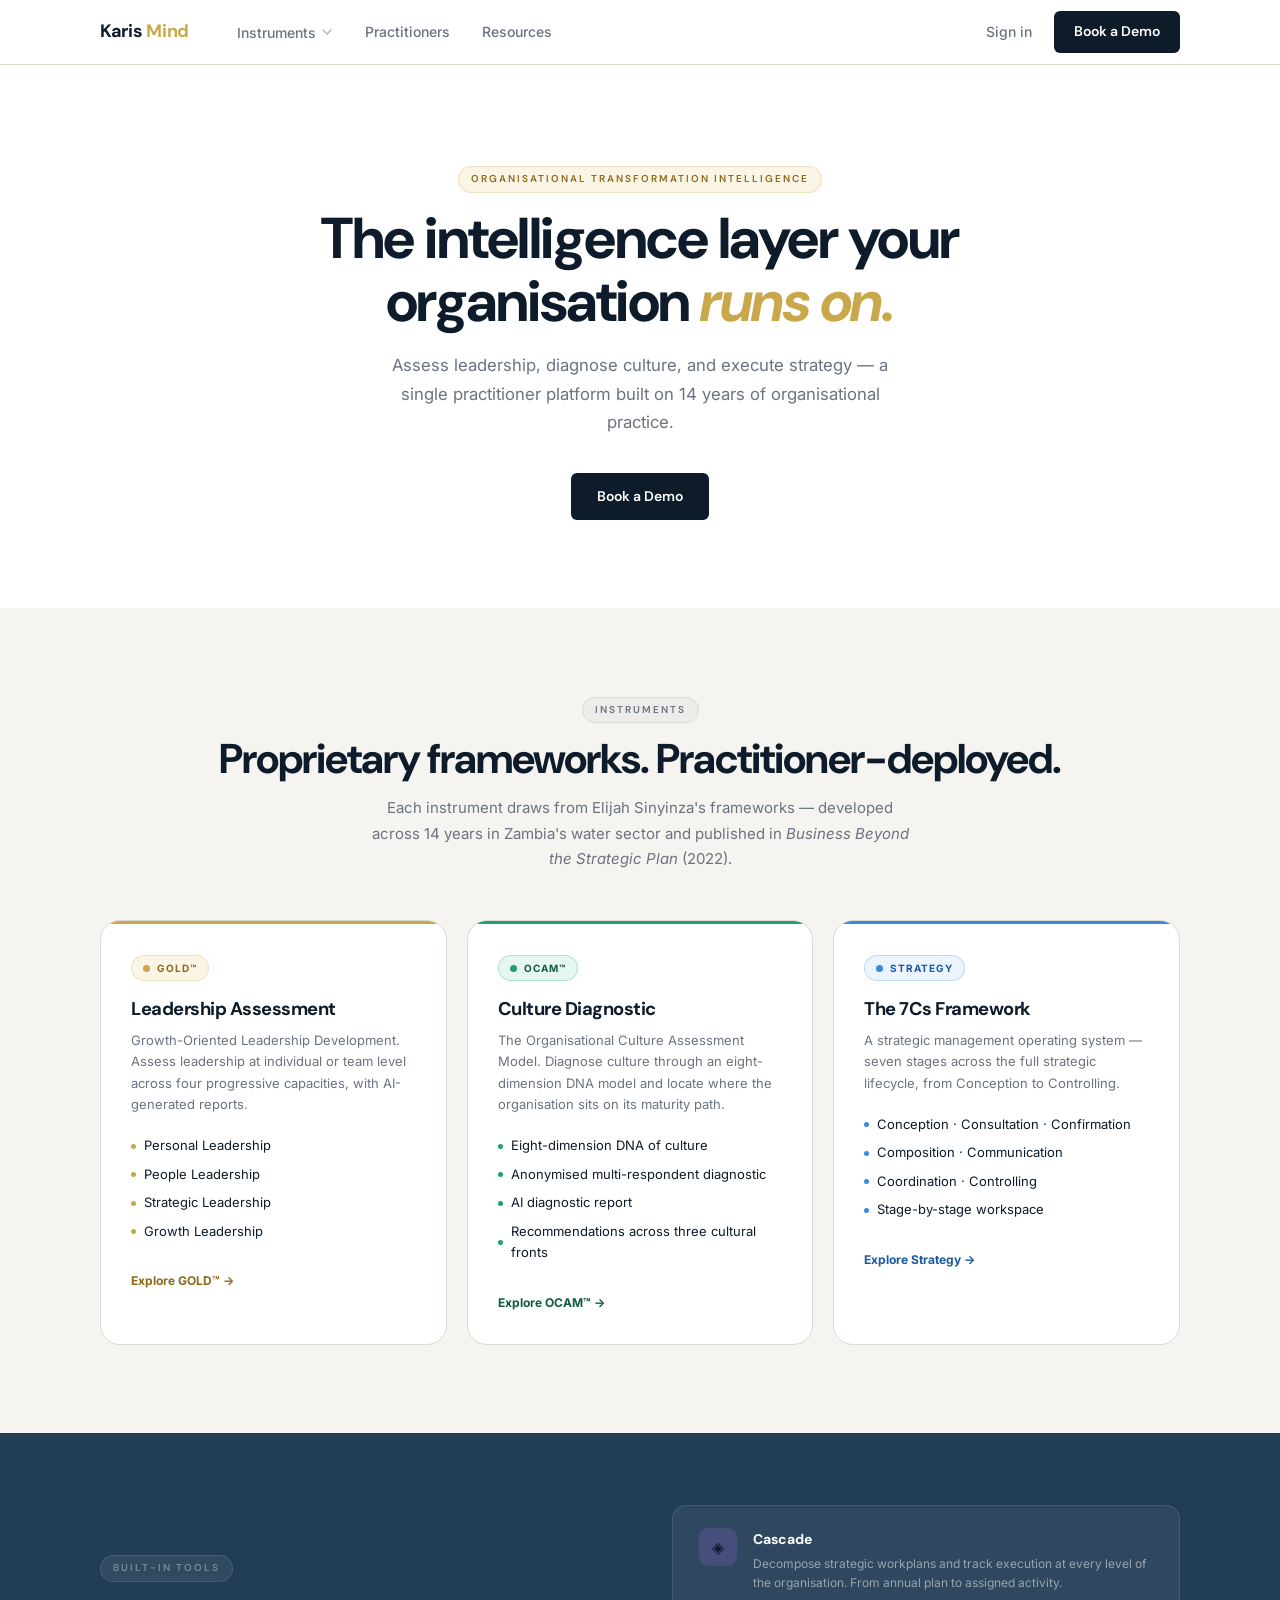
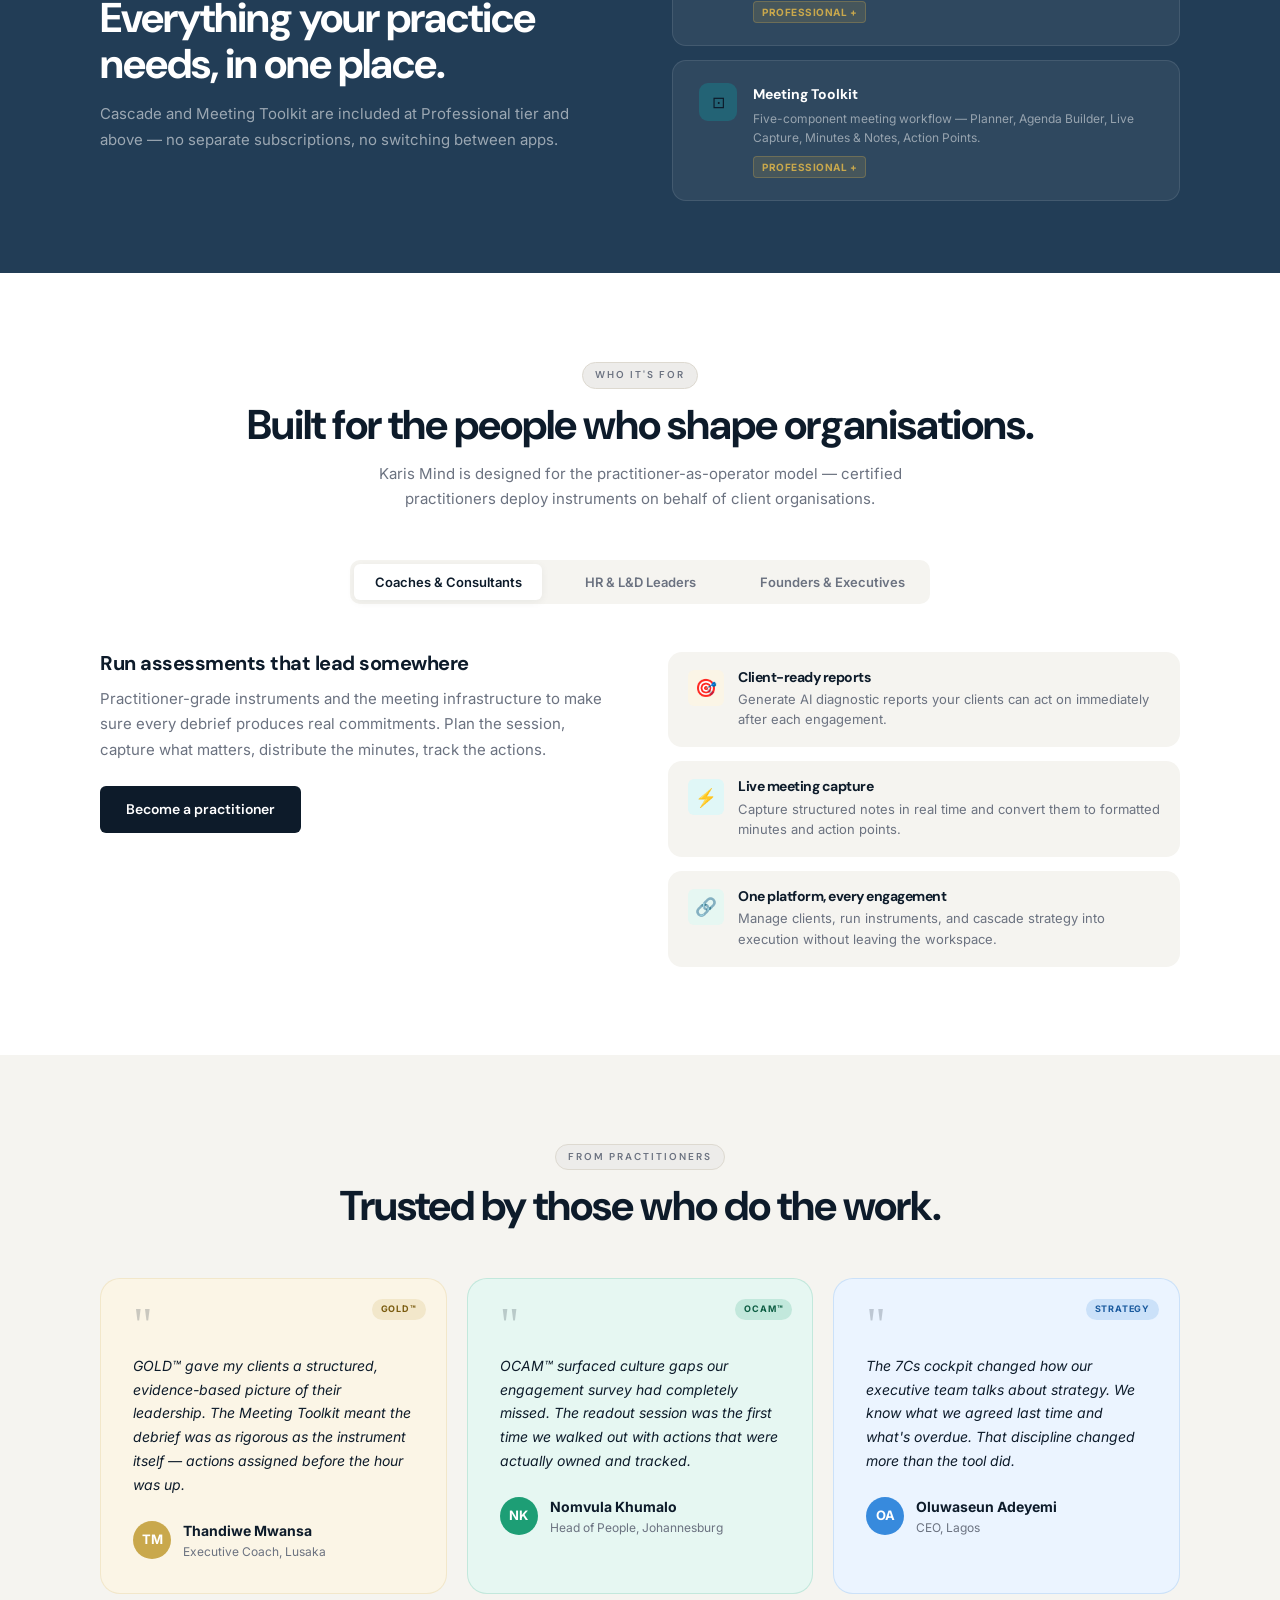
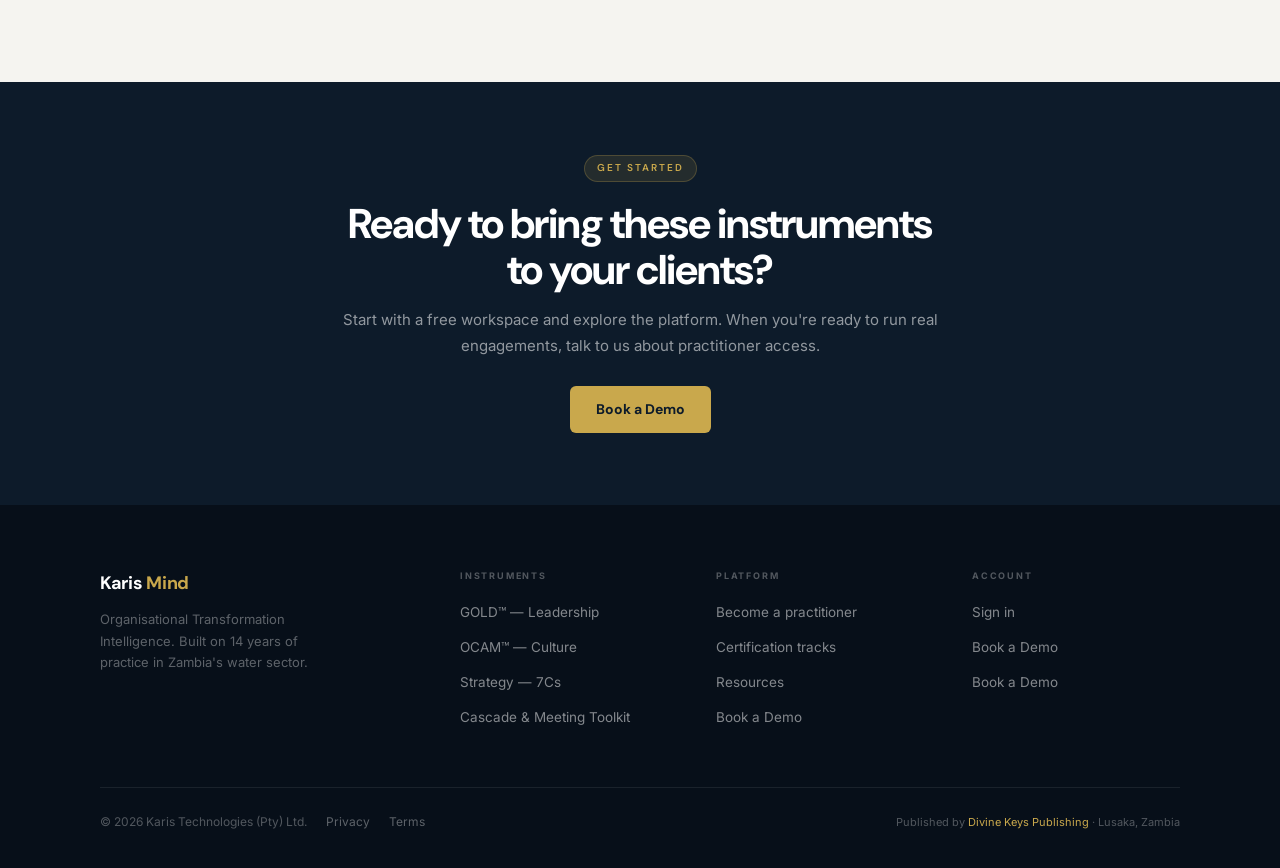
<file: index.html>
<!DOCTYPE html>
<html lang="en">
<head>
<meta charset="UTF-8">
<meta name="viewport" content="width=device-width, initial-scale=1.0">
<title>Karis Mind — Organisational Transformation Intelligence</title>
<meta name="description" content="Assess leadership, diagnose culture, and execute strategy with GOLD™, OCAM™, and the 7Cs framework. The practitioner platform for organisational transformation.">
<link rel="preconnect" href="https://fonts.googleapis.com">
<link rel="preconnect" href="https://fonts.gstatic.com" crossorigin>
<link href="https://fonts.googleapis.com/css2?family=DM+Sans:ital,opsz,wght@0,9..40,300;0,9..40,400;0,9..40,500;0,9..40,600;0,9..40,700;1,9..40,400&family=Inter:wght@300;400;500;600&display=swap" rel="stylesheet">
<link rel="stylesheet" href="css/tokens.css">
<link rel="stylesheet" href="css/global.css">
<link rel="stylesheet" href="css/components.css">
<link rel="stylesheet" href="css/pages.css">
</head>
<body>

<div id="site-nav"></div>

<!-- ═══════════════════════════════
     HERO
═══════════════════════════════ -->
<section class="hero">
  <div class="container">
    <span class="eyebrow hero-eyebrow">Organisational Transformation Intelligence</span>
    <h1>The intelligence layer your organisation <em>runs on.</em></h1>
    <p>Assess leadership, diagnose culture, and execute strategy — a single practitioner platform built on 14 years of organisational practice.</p>
    <div class="hero-ctas">
      <a href="contact.html" class="btn-primary">Book a Demo</a>
    </div>
  </div>
</section>


<!-- ═══════════════════════════════
     INSTRUMENTS
═══════════════════════════════ -->
<section class="instruments-section">
  <div class="container">
    <div class="section-header">
      <span class="eyebrow">Instruments</span>
      <h2>Proprietary frameworks. Practitioner-deployed.</h2>
      <p>Each instrument draws from Elijah Sinyinza's frameworks — developed across 14 years in Zambia's water sector and published in <em>Business Beyond the Strategic Plan</em> (2022).</p>
    </div>
    <div class="instr-grid">

      <div class="instr-card gold">
        <div class="ic-badge gold"><span class="ic-badge-dot"></span>GOLD™</div>
        <h3>Leadership Assessment</h3>
        <p class="ic-desc">Growth-Oriented Leadership Development. Assess leadership at individual or team level across four progressive capacities, with AI-generated reports.</p>
        <ul class="ic-dims">
          <li class="ic-dim">Personal Leadership</li>
          <li class="ic-dim">People Leadership</li>
          <li class="ic-dim">Strategic Leadership</li>
          <li class="ic-dim">Growth Leadership</li>
        </ul>
        <a href="instruments.html#gold" class="ic-link">Explore GOLD™ →</a>
      </div>

      <div class="instr-card teal">
        <div class="ic-badge teal"><span class="ic-badge-dot"></span>OCAM™</div>
        <h3>Culture Diagnostic</h3>
        <p class="ic-desc">The Organisational Culture Assessment Model. Diagnose culture through an eight-dimension DNA model and locate where the organisation sits on its maturity path.</p>
        <ul class="ic-dims">
          <li class="ic-dim">Eight-dimension DNA of culture</li>
          <li class="ic-dim">Anonymised multi-respondent diagnostic</li>
          <li class="ic-dim">AI diagnostic report</li>
          <li class="ic-dim">Recommendations across three cultural fronts</li>
        </ul>
        <a href="instruments.html#ocam" class="ic-link">Explore OCAM™ →</a>
      </div>

      <div class="instr-card blue">
        <div class="ic-badge blue"><span class="ic-badge-dot"></span>Strategy</div>
        <h3>The 7Cs Framework</h3>
        <p class="ic-desc">A strategic management operating system — seven stages across the full strategic lifecycle, from Conception to Controlling.</p>
        <ul class="ic-dims">
          <li class="ic-dim">Conception · Consultation · Confirmation</li>
          <li class="ic-dim">Composition · Communication</li>
          <li class="ic-dim">Coordination · Controlling</li>
          <li class="ic-dim">Stage-by-stage workspace</li>
        </ul>
        <a href="instruments.html#strategy" class="ic-link">Explore Strategy →</a>
      </div>

    </div>
  </div>
</section>


<!-- ═══════════════════════════════
     TOOLS BAND
═══════════════════════════════ -->
<section class="tools-band">
  <div class="container">
    <div class="tools-inner">
      <div class="tools-text">
        <div class="eyebrow">Built-in Tools</div>
        <h2>Everything your practice needs, in one place.</h2>
        <p>Cascade and Meeting Toolkit are included at Professional tier and above — no separate subscriptions, no switching between apps.</p>
      </div>
      <div class="tools-cards">
        <div class="tool-card">
          <div class="tool-icon violet">◈</div>
          <div>
            <div class="tool-name">Cascade</div>
            <div class="tool-sub">Decompose strategic workplans and track execution at every level of the organisation. From annual plan to assigned activity.</div>
            <span class="tool-gate">Professional +</span>
          </div>
        </div>
        <div class="tool-card">
          <div class="tool-icon cyan">⊡</div>
          <div>
            <div class="tool-name">Meeting Toolkit</div>
            <div class="tool-sub">Five-component meeting workflow — Planner, Agenda Builder, Live Capture, Minutes &amp; Notes, Action Points.</div>
            <span class="tool-gate">Professional +</span>
          </div>
        </div>
      </div>
    </div>
  </div>
</section>


<!-- ═══════════════════════════════
     WHO IT'S FOR
═══════════════════════════════ -->
<section class="audience-section">
  <div class="container">
    <div class="section-header">
      <span class="eyebrow">Who It's For</span>
      <h2>Built for the people who shape organisations.</h2>
      <p>Karis Mind is designed for the practitioner-as-operator model — certified practitioners deploy instruments on behalf of client organisations.</p>
    </div>

    <div class="aud-tabs" role="tablist">
      <button class="aud-tab active" role="tab" aria-selected="true" data-a="coach">Coaches &amp; Consultants</button>
      <button class="aud-tab" role="tab" aria-selected="false" data-a="hr">HR &amp; L&amp;D Leaders</button>
      <button class="aud-tab" role="tab" aria-selected="false" data-a="exec">Founders &amp; Executives</button>
    </div>

    <div class="aud-panel active" id="ap-coach">
      <div class="aud-narrative">
        <h3>Run assessments that lead somewhere</h3>
        <p>Practitioner-grade instruments and the meeting infrastructure to make sure every debrief produces real commitments. Plan the session, capture what matters, distribute the minutes, track the actions.</p>
        <a href="practitioners.html" class="btn-primary">Become a practitioner</a>
      </div>
      <div class="benefit-stack">
        <div class="benefit-card">
          <div class="benefit-icon" style="background:var(--gold-light)">🎯</div>
          <div><h4>Client-ready reports</h4><p>Generate AI diagnostic reports your clients can act on immediately after each engagement.</p></div>
        </div>
        <div class="benefit-card">
          <div class="benefit-icon" style="background:var(--cyan-light)">⚡</div>
          <div><h4>Live meeting capture</h4><p>Capture structured notes in real time and convert them to formatted minutes and action points.</p></div>
        </div>
        <div class="benefit-card">
          <div class="benefit-icon" style="background:var(--teal-light)">🔗</div>
          <div><h4>One platform, every engagement</h4><p>Manage clients, run instruments, and cascade strategy into execution without leaving the workspace.</p></div>
        </div>
      </div>
    </div>

    <div class="aud-panel" id="ap-hr">
      <div class="aud-narrative">
        <h3>From diagnostic to decision — without the drop-off</h3>
        <p>Evidence-based tools for culture, leadership, and capability — and the meeting workflow to ensure those decisions get made in the room and followed up after it.</p>
        <a href="contact.html" class="btn-primary">Book a Demo</a>
      </div>
      <div class="benefit-stack">
        <div class="benefit-card">
          <div class="benefit-icon" style="background:var(--teal-light)">📈</div>
          <div><h4>Culture trend tracking</h4><p>Run OCAM™ diagnostics at intervals and track culture shift over time with longitudinal data.</p></div>
        </div>
        <div class="benefit-card">
          <div class="benefit-icon" style="background:var(--gold-light)">🧭</div>
          <div><h4>Leadership pipeline visibility</h4><p>Use GOLD™ to identify high-potential leaders and close capability gaps with structured development plans.</p></div>
        </div>
        <div class="benefit-card">
          <div class="benefit-icon" style="background:var(--violet-light)">📂</div>
          <div><h4>Workplan to activity</h4><p>Decompose annual workplans into executable activities assigned to individuals — all tracked in Cascade.</p></div>
        </div>
      </div>
    </div>

    <div class="aud-panel" id="ap-exec">
      <div class="aud-narrative">
        <h3>Run your organisation with a clearer view</h3>
        <p>A real-time read on leadership effectiveness, culture health, and strategic execution — and the structured workflow to turn those reads into decisions that actually get followed up.</p>
        <a href="contact.html" class="btn-primary">Book a Demo</a>
      </div>
      <div class="benefit-stack">
        <div class="benefit-card">
          <div class="benefit-icon" style="background:var(--blue-light)">🎛️</div>
          <div><h4>Strategy cockpit</h4><p>See the health of your 7Cs lifecycle at a glance and run quarterly reviews that keep execution honest.</p></div>
        </div>
        <div class="benefit-card">
          <div class="benefit-icon" style="background:var(--violet-light)">🔽</div>
          <div><h4>Cascade strategy into execution</h4><p>Take your strategic workplan and cascade it into assignable activities with owner, timeline, and status.</p></div>
        </div>
        <div class="benefit-card">
          <div class="benefit-icon" style="background:var(--teal-light)">🌍</div>
          <div><h4>Built for African markets</h4><p>Grounded in 14 years of practice in Zambia's water sector. Designed for the contexts African organisations actually operate in.</p></div>
        </div>
      </div>
    </div>

  </div>
</section>


<!-- ═══════════════════════════════
     TESTIMONIALS
═══════════════════════════════ -->
<section class="test-section">
  <div class="container">
    <div class="section-header">
      <span class="eyebrow">From practitioners</span>
      <h2>Trusted by those who do the work.</h2>
    </div>
    <div class="test-grid">
      <div class="test-card gold-t">
        <span class="test-tag tag-gold">GOLD™</span>
        <div class="qmark">"</div>
        <blockquote>GOLD™ gave my clients a structured, evidence-based picture of their leadership. The Meeting Toolkit meant the debrief was as rigorous as the instrument itself — actions assigned before the hour was up.</blockquote>
        <div class="test-author">
          <div class="test-avatar av-gold">TM</div>
          <div><div class="test-name">Thandiwe Mwansa</div><div class="test-role">Executive Coach, Lusaka</div></div>
        </div>
      </div>
      <div class="test-card teal-t">
        <span class="test-tag tag-teal">OCAM™</span>
        <div class="qmark">"</div>
        <blockquote>OCAM™ surfaced culture gaps our engagement survey had completely missed. The readout session was the first time we walked out with actions that were actually owned and tracked.</blockquote>
        <div class="test-author">
          <div class="test-avatar av-teal">NK</div>
          <div><div class="test-name">Nomvula Khumalo</div><div class="test-role">Head of People, Johannesburg</div></div>
        </div>
      </div>
      <div class="test-card blue-t">
        <span class="test-tag tag-blue">Strategy</span>
        <div class="qmark">"</div>
        <blockquote>The 7Cs cockpit changed how our executive team talks about strategy. We know what we agreed last time and what's overdue. That discipline changed more than the tool did.</blockquote>
        <div class="test-author">
          <div class="test-avatar av-blue">OA</div>
          <div><div class="test-name">Oluwaseun Adeyemi</div><div class="test-role">CEO, Lagos</div></div>
        </div>
      </div>
    </div>
  </div>
</section>


<!-- ═══════════════════════════════
     CTA BAND
═══════════════════════════════ -->
<section class="cta-band">
  <div class="container">
    <div class="cta-band-inner">
      <span class="eyebrow">Get started</span>
      <h2>Ready to bring these instruments to your clients?</h2>
      <p>Start with a free workspace and explore the platform. When you're ready to run real engagements, talk to us about practitioner access.</p>
      <div class="cta-actions">
        <a href="contact.html" class="btn-gold">Book a Demo</a>
      </div>
    </div>
  </div>
</section>


<div id="site-footer"></div>

<script src="js/layout.js"></script>
<script src="js/nav.js"></script>
</body>
</html>
</file>
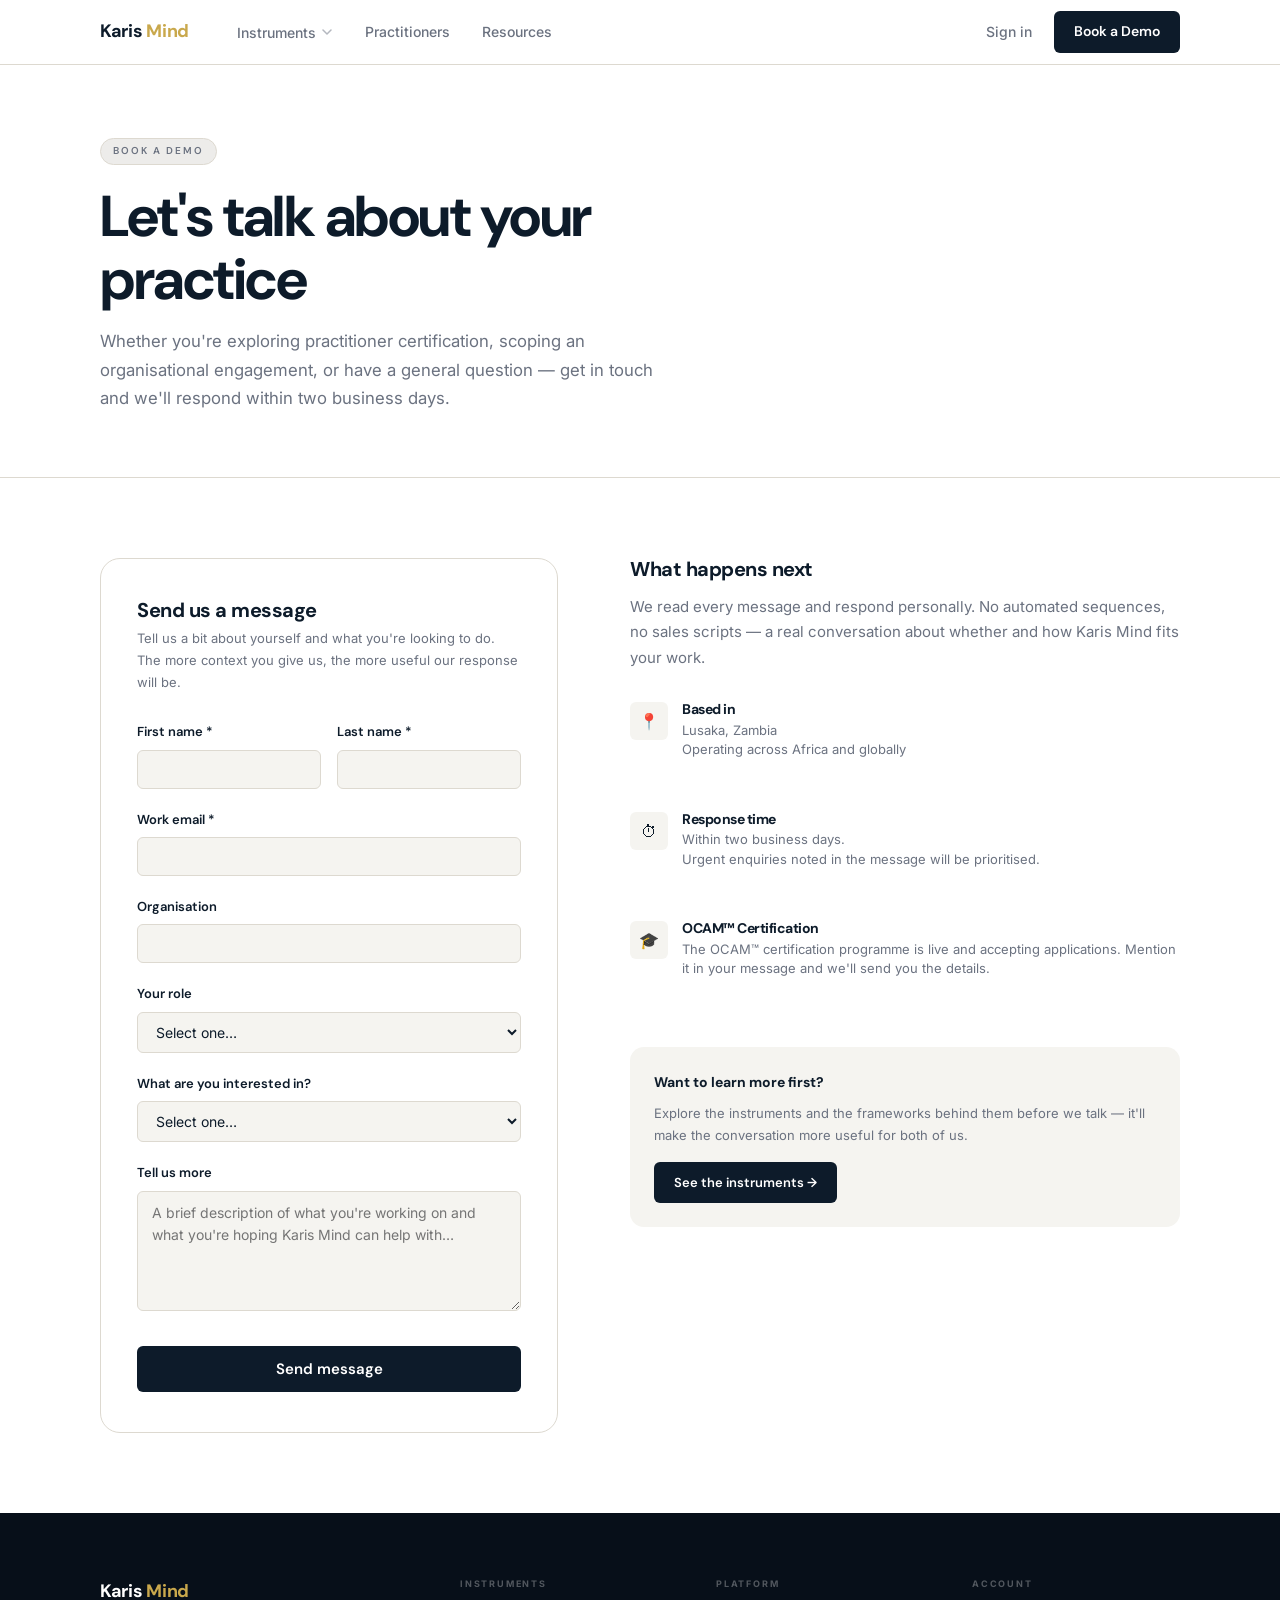
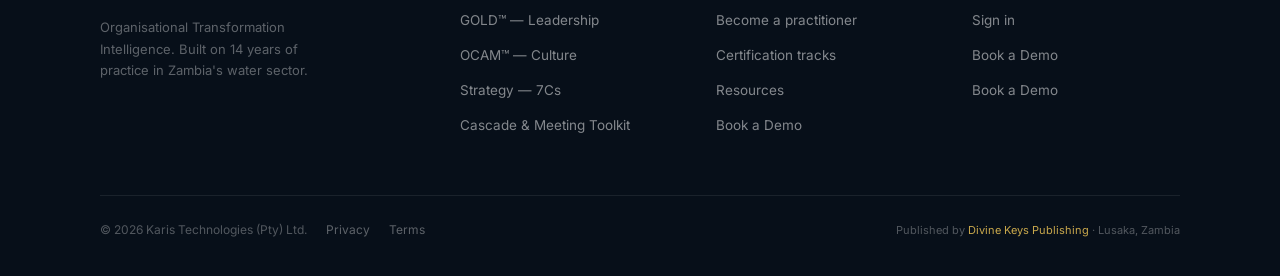
<file: contact.html>
<!DOCTYPE html>
<html lang="en">
<head>
<meta charset="UTF-8">
<meta name="viewport" content="width=device-width, initial-scale=1.0">
<title>Book a Demo — Karis Mind</title>
<meta name="description" content="Get in touch with the Karis Mind team. Practitioner access, partnerships, and general enquiries.">
<link rel="preconnect" href="https://fonts.googleapis.com">
<link rel="preconnect" href="https://fonts.gstatic.com" crossorigin>
<link href="https://fonts.googleapis.com/css2?family=DM+Sans:ital,opsz,wght@0,9..40,300;0,9..40,400;0,9..40,500;0,9..40,600;0,9..40,700;1,9..40,400&family=Inter:wght@300;400;500;600&display=swap" rel="stylesheet">
<link rel="stylesheet" href="css/tokens.css">
<link rel="stylesheet" href="css/global.css">
<link rel="stylesheet" href="css/components.css">
<link rel="stylesheet" href="css/pages.css">
</head>
<body>

<div id="site-nav"></div>

<!-- PAGE HERO -->
<section class="page-hero">
  <div class="container">
    <span class="eyebrow">Book a Demo</span>
    <h1>Let's talk about your practice</h1>
    <p>Whether you're exploring practitioner certification, scoping an organisational engagement, or have a general question — get in touch and we'll respond within two business days.</p>
  </div>
</section>


<!-- ═══════════════════════════════
     CONTACT FORM + INFO
═══════════════════════════════ -->
<section class="contact-section" style="background:var(--white)">
  <div class="container">
    <div class="contact-inner">

      <!-- Form -->
      <div class="contact-form-card">
        <h3 style="margin-bottom:6px">Send us a message</h3>
        <p style="font-size:13px;margin-bottom:28px">Tell us a bit about yourself and what you're looking to do. The more context you give us, the more useful our response will be.</p>

        <form id="contactForm" novalidate>
          <div class="form-row">
            <div class="form-group">
              <label class="form-label" for="fname">First name *</label>
              <input class="form-input" type="text" id="fname" name="fname" required autocomplete="given-name">
            </div>
            <div class="form-group">
              <label class="form-label" for="lname">Last name *</label>
              <input class="form-input" type="text" id="lname" name="lname" required autocomplete="family-name">
            </div>
          </div>

          <div class="form-group">
            <label class="form-label" for="email">Work email *</label>
            <input class="form-input" type="email" id="email" name="email" required autocomplete="email">
          </div>

          <div class="form-group">
            <label class="form-label" for="org">Organisation</label>
            <input class="form-input" type="text" id="org" name="org" autocomplete="organization">
          </div>

          <div class="form-group">
            <label class="form-label" for="role">Your role</label>
            <select class="form-select" id="role" name="role">
              <option value="">Select one…</option>
              <option>Executive Coach or Consultant</option>
              <option>HR or L&amp;D Leader</option>
              <option>Founder or Executive</option>
              <option>Academic or Researcher</option>
              <option>Other</option>
            </select>
          </div>

          <div class="form-group">
            <label class="form-label" for="interest">What are you interested in?</label>
            <select class="form-select" id="interest" name="interest">
              <option value="">Select one…</option>
              <option>Practitioner certification (OCAM™)</option>
              <option>Practitioner certification (GOLD™)</option>
              <option>Practitioner certification (Strategy)</option>
              <option>Deploying instruments with my organisation</option>
              <option>Partnership or integration</option>
              <option>General enquiry</option>
            </select>
          </div>

          <div class="form-group">
            <label class="form-label" for="message">Tell us more</label>
            <textarea class="form-textarea" id="message" name="message" placeholder="A brief description of what you're working on and what you're hoping Karis Mind can help with…"></textarea>
          </div>

          <button type="submit" class="btn-submit">Send message</button>
        </form>
      </div>

      <!-- Info -->
      <div class="contact-info">
        <h3>What happens next</h3>
        <p>We read every message and respond personally. No automated sequences, no sales scripts — a real conversation about whether and how Karis Mind fits your work.</p>

        <div class="contact-detail">
          <div class="contact-detail-icon">📍</div>
          <div>
            <h4>Based in</h4>
            <p>Lusaka, Zambia<br>Operating across Africa and globally</p>
          </div>
        </div>

        <div class="contact-detail">
          <div class="contact-detail-icon">⏱</div>
          <div>
            <h4>Response time</h4>
            <p>Within two business days.<br>Urgent enquiries noted in the message will be prioritised.</p>
          </div>
        </div>

        <div class="contact-detail">
          <div class="contact-detail-icon">🎓</div>
          <div>
            <h4>OCAM™ Certification</h4>
            <p>The OCAM™ certification programme is live and accepting applications. Mention it in your message and we'll send you the details.</p>
          </div>
        </div>

        <div style="margin-top:36px;background:var(--bg);border-radius:var(--radius-lg);padding:24px">
          <div style="font-family:var(--font-display);font-size:14px;font-weight:700;color:var(--ink);margin-bottom:8px">Want to learn more first?</div>
          <p style="font-size:13px;margin-bottom:16px">Explore the instruments and the frameworks behind them before we talk — it'll make the conversation more useful for both of us.</p>
          <a href="instruments.html" class="btn-primary" style="font-size:13px;padding:10px 20px">See the instruments →</a>
        </div>
      </div>

    </div>
  </div>
</section>


<div id="site-footer"></div>
<script src="js/layout.js"></script>
<script src="js/nav.js"></script>
</body>
</html>
</file>
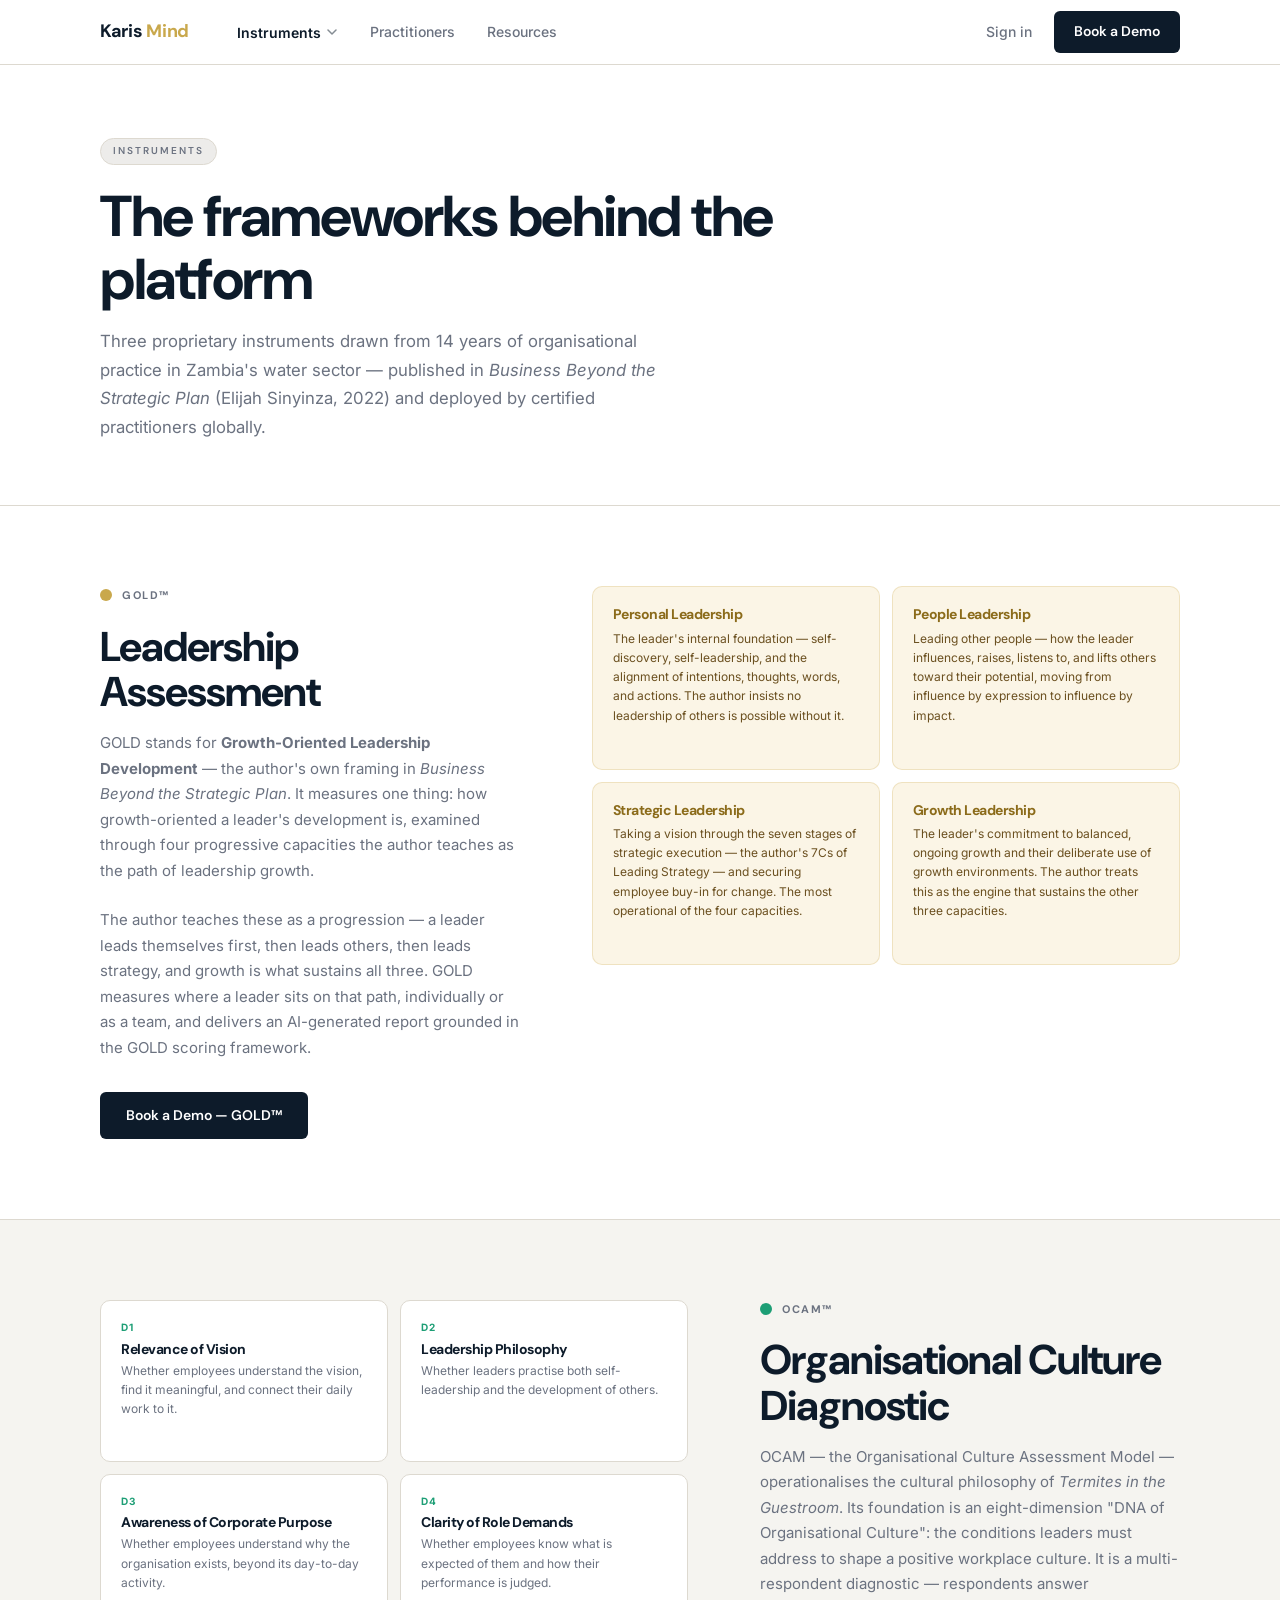
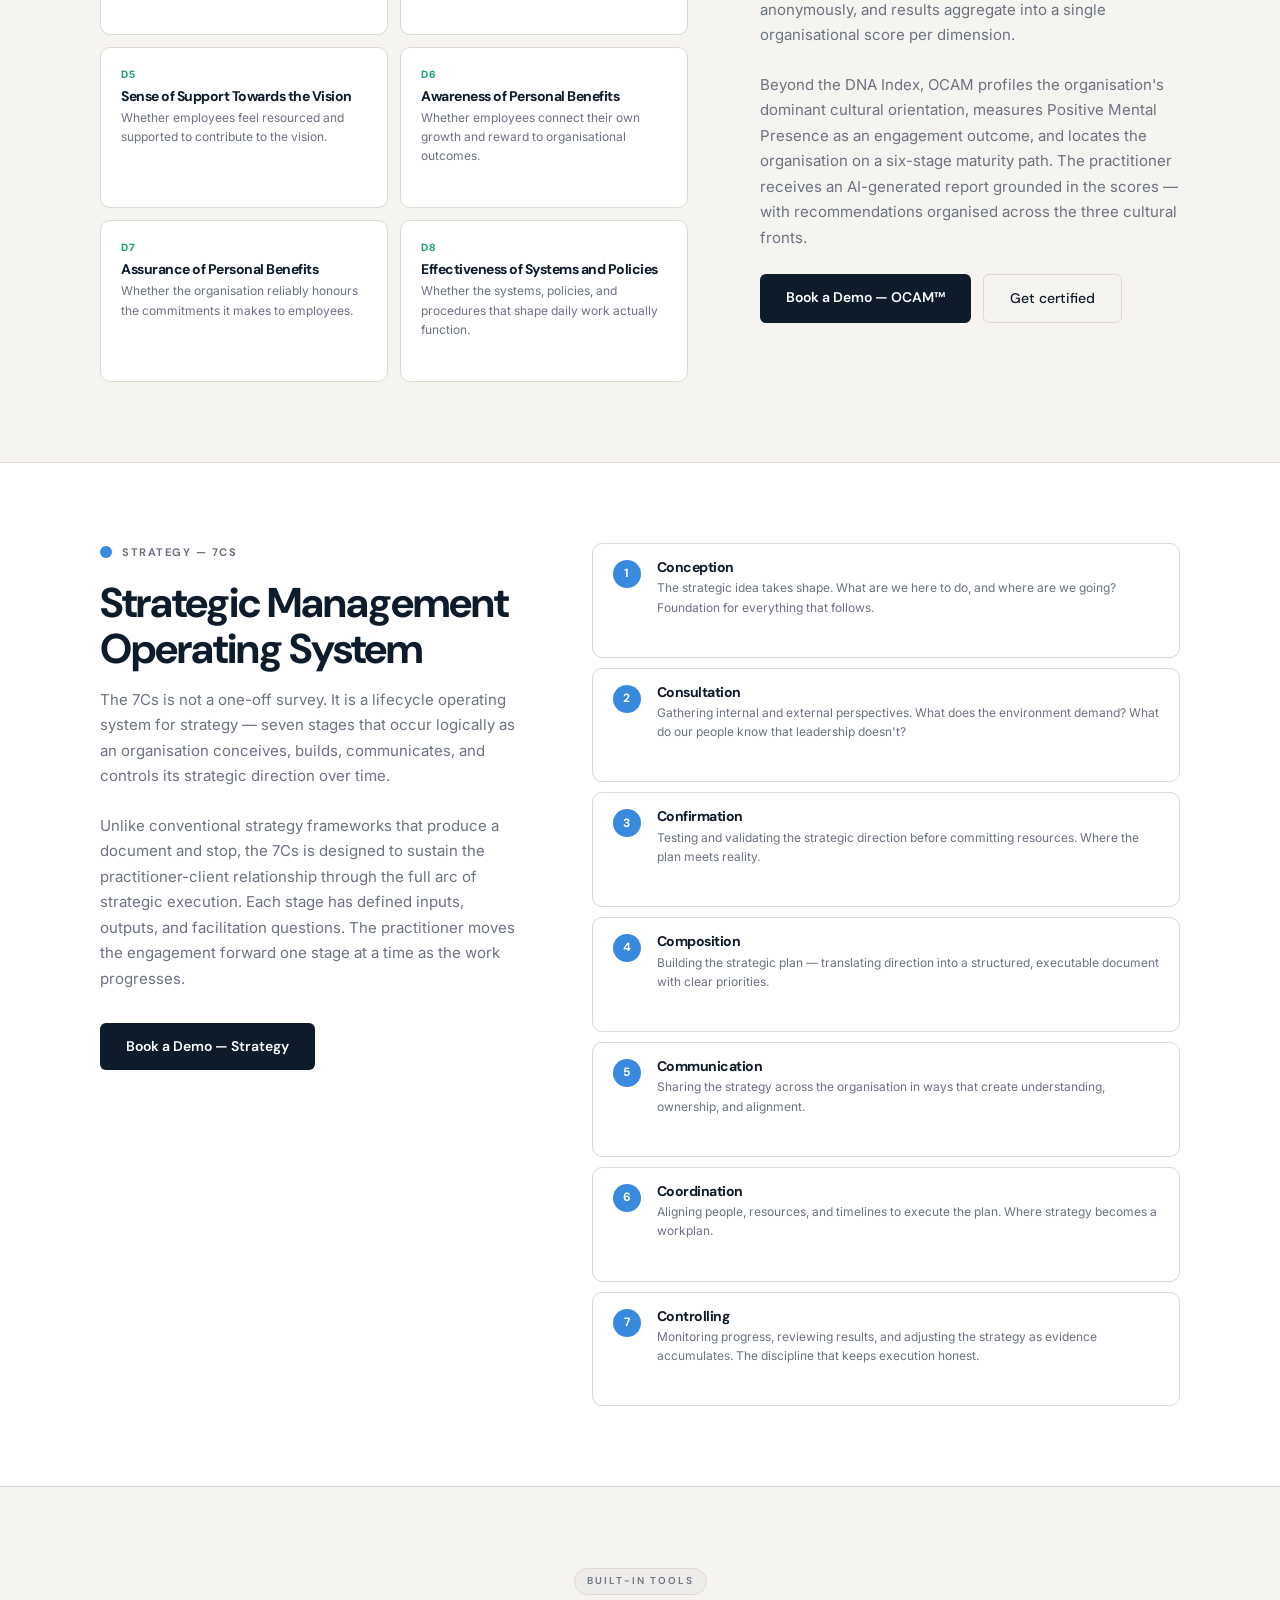
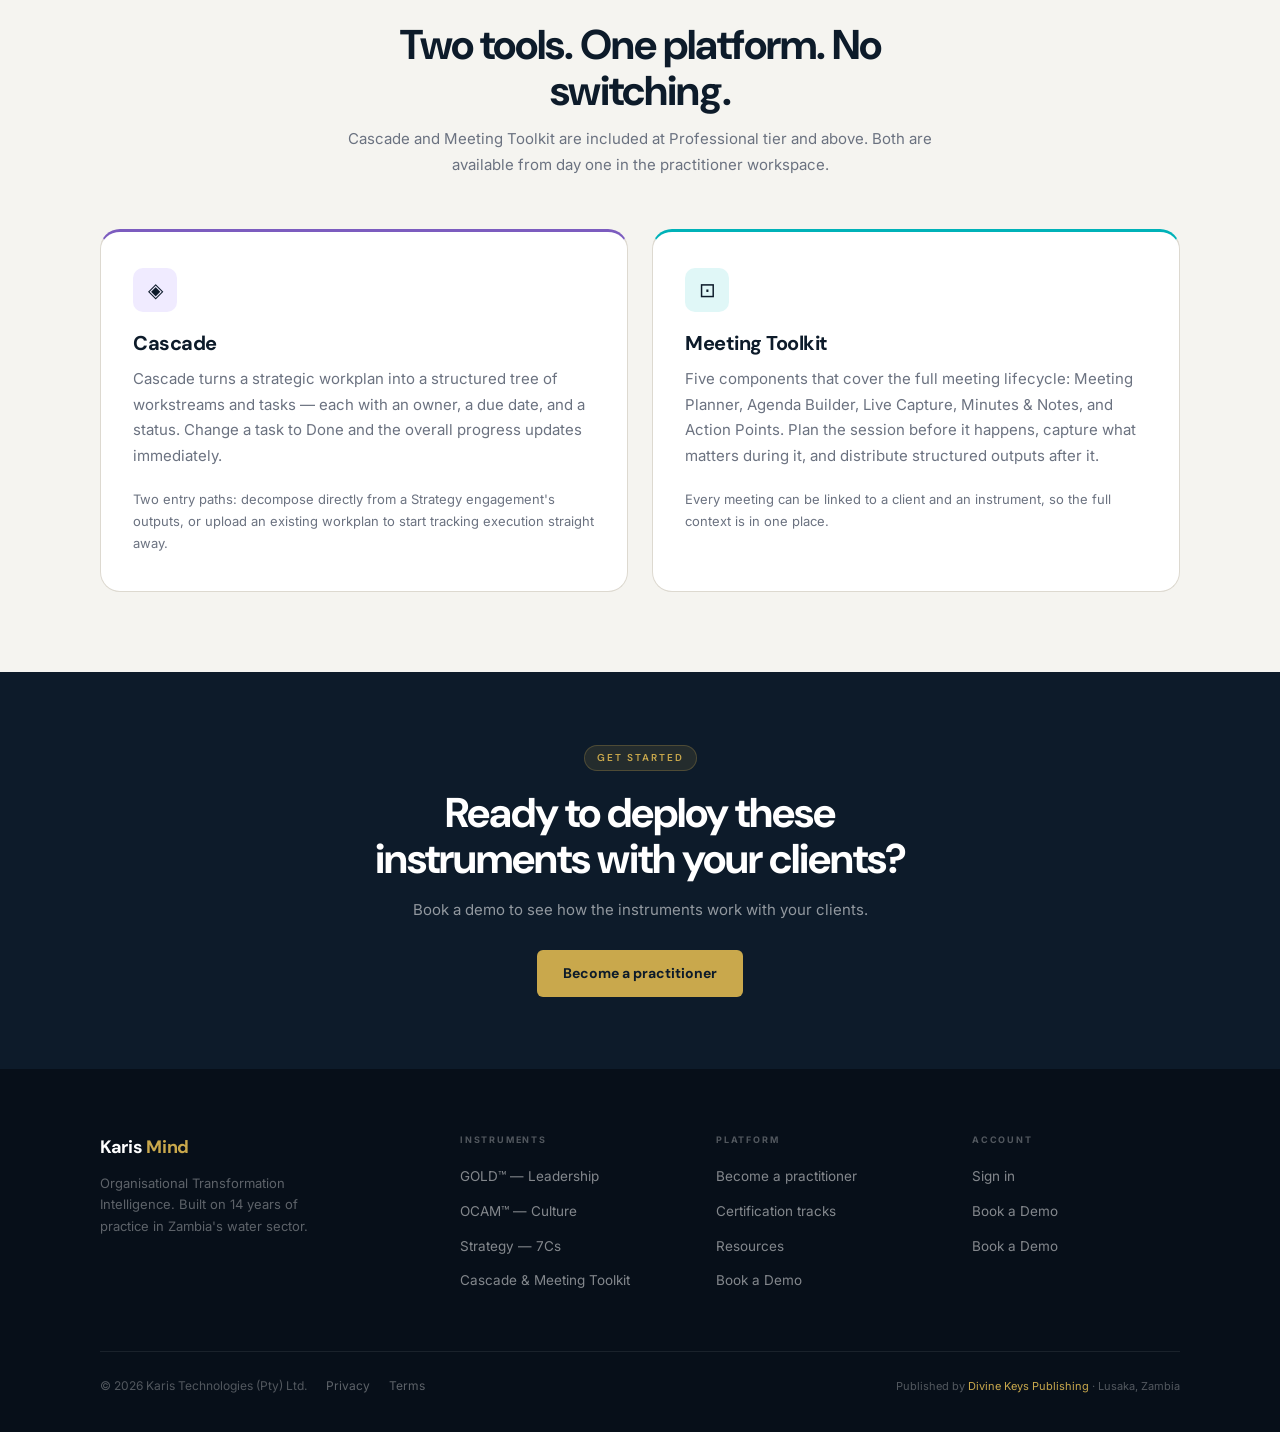
<file: instruments.html>
<!DOCTYPE html>
<html lang="en">
<head>
<meta charset="UTF-8">
<meta name="viewport" content="width=device-width, initial-scale=1.0">
<title>Instruments — Karis Mind</title>
<meta name="description" content="GOLD™ leadership assessment, OCAM™ culture diagnostic, and the Strategy 7Cs framework. Detailed reference for all Karis Mind instruments.">
<link rel="preconnect" href="https://fonts.googleapis.com">
<link rel="preconnect" href="https://fonts.gstatic.com" crossorigin>
<link href="https://fonts.googleapis.com/css2?family=DM+Sans:ital,opsz,wght@0,9..40,300;0,9..40,400;0,9..40,500;0,9..40,600;0,9..40,700;1,9..40,400&family=Inter:wght@300;400;500;600&display=swap" rel="stylesheet">
<link rel="stylesheet" href="css/tokens.css">
<link rel="stylesheet" href="css/global.css">
<link rel="stylesheet" href="css/components.css">
<link rel="stylesheet" href="css/pages.css">
</head>
<body>

<div id="site-nav"></div>

<!-- PAGE HERO -->
<section class="page-hero">
  <div class="container">
    <span class="eyebrow">Instruments</span>
    <h1>The frameworks behind the platform</h1>
    <p>Three proprietary instruments drawn from 14 years of organisational practice in Zambia's water sector — published in <em>Business Beyond the Strategic Plan</em> (Elijah Sinyinza, 2022) and deployed by certified practitioners globally.</p>
  </div>
</section>


<!-- ═══════════════════════════════
     GOLD™
═══════════════════════════════ -->
<section class="instr-detail-section" id="gold" style="background:var(--white)">
  <div class="container">
    <div class="instr-detail-inner">
      <div>
        <div class="instr-detail-label">
          <div class="instr-detail-pip" style="background:var(--gold)"></div>
          <div class="instr-detail-name">GOLD™</div>
        </div>
        <h2>Leadership Assessment</h2>
        <p>GOLD stands for <strong>Growth-Oriented Leadership Development</strong> — the author's own framing in <em>Business Beyond the Strategic Plan</em>. It measures one thing: how growth-oriented a leader's development is, examined through four progressive capacities the author teaches as the path of leadership growth.</p>
        <p>The author teaches these as a progression — a leader leads themselves first, then leads others, then leads strategy, and growth is what sustains all three. GOLD measures where a leader sits on that path, individually or as a team, and delivers an AI-generated report grounded in the GOLD scoring framework.</p>
        <a href="contact.html" class="btn-primary" style="margin-top:8px">Book a Demo — GOLD™</a>
      </div>
      <div>
        <div class="gold-dims">
          <div class="gold-dim-card">
            <h4>Personal Leadership</h4>
            <p>The leader's internal foundation — self-discovery, self-leadership, and the alignment of intentions, thoughts, words, and actions. The author insists no leadership of others is possible without it.</p>
          </div>
          <div class="gold-dim-card">
            <h4>People Leadership</h4>
            <p>Leading other people — how the leader influences, raises, listens to, and lifts others toward their potential, moving from influence by expression to influence by impact.</p>
          </div>
          <div class="gold-dim-card">
            <h4>Strategic Leadership</h4>
            <p>Taking a vision through the seven stages of strategic execution — the author's 7Cs of Leading Strategy — and securing employee buy-in for change. The most operational of the four capacities.</p>
          </div>
          <div class="gold-dim-card">
            <h4>Growth Leadership</h4>
            <p>The leader's commitment to balanced, ongoing growth and their deliberate use of growth environments. The author treats this as the engine that sustains the other three capacities.</p>
          </div>
        </div>
      </div>
    </div>
  </div>
</section>


<!-- ═══════════════════════════════
     OCAM™
═══════════════════════════════ -->
<section class="instr-detail-section" id="ocam" style="background:var(--bg)">
  <div class="container">
    <div class="instr-detail-inner reverse">
      <div>
        <div class="instr-detail-label">
          <div class="instr-detail-pip" style="background:var(--teal)"></div>
          <div class="instr-detail-name">OCAM™</div>
        </div>
        <h2>Organisational Culture Diagnostic</h2>
        <p>OCAM — the Organisational Culture Assessment Model — operationalises the cultural philosophy of <em>Termites in the Guestroom</em>. Its foundation is an eight-dimension "DNA of Organisational Culture": the conditions leaders must address to shape a positive workplace culture. It is a multi-respondent diagnostic — respondents answer anonymously, and results aggregate into a single organisational score per dimension.</p>
        <p>Beyond the DNA Index, OCAM profiles the organisation's dominant cultural orientation, measures Positive Mental Presence as an engagement outcome, and locates the organisation on a six-stage maturity path. The practitioner receives an AI-generated report grounded in the scores — with recommendations organised across the three cultural fronts.</p>
        <div style="display:flex;gap:12px;flex-wrap:wrap;margin-top:8px">
          <a href="contact.html" class="btn-primary">Book a Demo — OCAM™</a>
          <a href="practitioners.html#certification" class="btn-ghost">Get certified</a>
        </div>
      </div>
      <div>
        <div class="subscale-grid">
          <div class="subscale-card"><div class="subscale-num" style="color:var(--teal)">D1</div><h4>Relevance of Vision</h4><p>Whether employees understand the vision, find it meaningful, and connect their daily work to it.</p></div>
          <div class="subscale-card"><div class="subscale-num" style="color:var(--teal)">D2</div><h4>Leadership Philosophy</h4><p>Whether leaders practise both self-leadership and the development of others.</p></div>
          <div class="subscale-card"><div class="subscale-num" style="color:var(--teal)">D3</div><h4>Awareness of Corporate Purpose</h4><p>Whether employees understand why the organisation exists, beyond its day-to-day activity.</p></div>
          <div class="subscale-card"><div class="subscale-num" style="color:var(--teal)">D4</div><h4>Clarity of Role Demands</h4><p>Whether employees know what is expected of them and how their performance is judged.</p></div>
          <div class="subscale-card"><div class="subscale-num" style="color:var(--teal)">D5</div><h4>Sense of Support Towards the Vision</h4><p>Whether employees feel resourced and supported to contribute to the vision.</p></div>
          <div class="subscale-card"><div class="subscale-num" style="color:var(--teal)">D6</div><h4>Awareness of Personal Benefits</h4><p>Whether employees connect their own growth and reward to organisational outcomes.</p></div>
          <div class="subscale-card"><div class="subscale-num" style="color:var(--teal)">D7</div><h4>Assurance of Personal Benefits</h4><p>Whether the organisation reliably honours the commitments it makes to employees.</p></div>
          <div class="subscale-card"><div class="subscale-num" style="color:var(--teal)">D8</div><h4>Effectiveness of Systems and Policies</h4><p>Whether the systems, policies, and procedures that shape daily work actually function.</p></div>
        </div>
      </div>
    </div>
  </div>
</section>


<!-- ═══════════════════════════════
     STRATEGY 7Cs
═══════════════════════════════ -->
<section class="instr-detail-section" id="strategy" style="background:var(--white)">
  <div class="container">
    <div class="instr-detail-inner">
      <div>
        <div class="instr-detail-label">
          <div class="instr-detail-pip" style="background:var(--blue)"></div>
          <div class="instr-detail-name">Strategy — 7Cs</div>
        </div>
        <h2>Strategic Management Operating System</h2>
        <p>The 7Cs is not a one-off survey. It is a lifecycle operating system for strategy — seven stages that occur logically as an organisation conceives, builds, communicates, and controls its strategic direction over time.</p>
        <p>Unlike conventional strategy frameworks that produce a document and stop, the 7Cs is designed to sustain the practitioner-client relationship through the full arc of strategic execution. Each stage has defined inputs, outputs, and facilitation questions. The practitioner moves the engagement forward one stage at a time as the work progresses.</p>
        <a href="contact.html" class="btn-primary" style="margin-top:8px">Book a Demo — Strategy</a>
      </div>
      <div>
        <div class="stage-rail">
          <div class="stage-row">
            <div class="stage-num" style="background:var(--blue)">1</div>
            <div>
              <h4>Conception</h4>
              <p>The strategic idea takes shape. What are we here to do, and where are we going? Foundation for everything that follows.</p>
            </div>
          </div>
          <div class="stage-row">
            <div class="stage-num" style="background:var(--blue)">2</div>
            <div>
              <h4>Consultation</h4>
              <p>Gathering internal and external perspectives. What does the environment demand? What do our people know that leadership doesn't?</p>
            </div>
          </div>
          <div class="stage-row">
            <div class="stage-num" style="background:var(--blue)">3</div>
            <div>
              <h4>Confirmation</h4>
              <p>Testing and validating the strategic direction before committing resources. Where the plan meets reality.</p>
            </div>
          </div>
          <div class="stage-row">
            <div class="stage-num" style="background:var(--blue)">4</div>
            <div>
              <h4>Composition</h4>
              <p>Building the strategic plan — translating direction into a structured, executable document with clear priorities.</p>
            </div>
          </div>
          <div class="stage-row">
            <div class="stage-num" style="background:var(--blue)">5</div>
            <div>
              <h4>Communication</h4>
              <p>Sharing the strategy across the organisation in ways that create understanding, ownership, and alignment.</p>
            </div>
          </div>
          <div class="stage-row">
            <div class="stage-num" style="background:var(--blue)">6</div>
            <div>
              <h4>Coordination</h4>
              <p>Aligning people, resources, and timelines to execute the plan. Where strategy becomes a workplan.</p>
            </div>
          </div>
          <div class="stage-row">
            <div class="stage-num" style="background:var(--blue)">7</div>
            <div>
              <h4>Controlling</h4>
              <p>Monitoring progress, reviewing results, and adjusting the strategy as evidence accumulates. The discipline that keeps execution honest.</p>
            </div>
          </div>
        </div>
      </div>
    </div>
  </div>
</section>


<!-- ═══════════════════════════════
     TOOLS
═══════════════════════════════ -->
<section class="instr-detail-section" id="tools" style="background:var(--bg)">
  <div class="container">
    <div style="text-align:center;max-width:600px;margin:0 auto 52px">
      <span class="eyebrow" style="background:var(--bg-dark);color:var(--muted);border:1px solid var(--border);padding:4px 12px;border-radius:var(--radius-full)">Built-in Tools</span>
      <h2 style="margin:14px 0 12px">Two tools. One platform. No switching.</h2>
      <p>Cascade and Meeting Toolkit are included at Professional tier and above. Both are available from day one in the practitioner workspace.</p>
    </div>
    <div style="display:grid;grid-template-columns:1fr 1fr;gap:24px">

      <div style="background:var(--white);border:1.5px solid var(--border);border-radius:var(--radius-xl);padding:36px 32px;border-top:3px solid var(--violet)">
        <div style="width:44px;height:44px;border-radius:10px;background:var(--violet-light);display:flex;align-items:center;justify-content:center;font-size:20px;margin-bottom:20px">◈</div>
        <h3 style="margin-bottom:12px">Cascade</h3>
        <p style="margin-bottom:20px">Cascade turns a strategic workplan into a structured tree of workstreams and tasks — each with an owner, a due date, and a status. Change a task to Done and the overall progress updates immediately.</p>
        <p style="font-size:13px;margin-bottom:0">Two entry paths: decompose directly from a Strategy engagement's outputs, or upload an existing workplan to start tracking execution straight away.</p>
      </div>

      <div style="background:var(--white);border:1.5px solid var(--border);border-radius:var(--radius-xl);padding:36px 32px;border-top:3px solid var(--cyan)">
        <div style="width:44px;height:44px;border-radius:10px;background:var(--cyan-light);display:flex;align-items:center;justify-content:center;font-size:20px;margin-bottom:20px">⊡</div>
        <h3 style="margin-bottom:12px">Meeting Toolkit</h3>
        <p style="margin-bottom:20px">Five components that cover the full meeting lifecycle: Meeting Planner, Agenda Builder, Live Capture, Minutes &amp; Notes, and Action Points. Plan the session before it happens, capture what matters during it, and distribute structured outputs after it.</p>
        <p style="font-size:13px;margin-bottom:0">Every meeting can be linked to a client and an instrument, so the full context is in one place.</p>
      </div>

    </div>
  </div>
</section>


<!-- CTA -->
<section class="cta-band">
  <div class="container">
    <div class="cta-band-inner">
      <span class="eyebrow">Get started</span>
      <h2>Ready to deploy these instruments with your clients?</h2>
      <p>Book a demo to see how the instruments work with your clients.</p>
      <div class="cta-actions">
        <a href="practitioners.html" class="btn-gold">Become a practitioner</a>
      </div>
    </div>
  </div>
</section>


<div id="site-footer"></div>
<script src="js/layout.js"></script>
<script src="js/nav.js"></script>
</body>
</html>
</file>
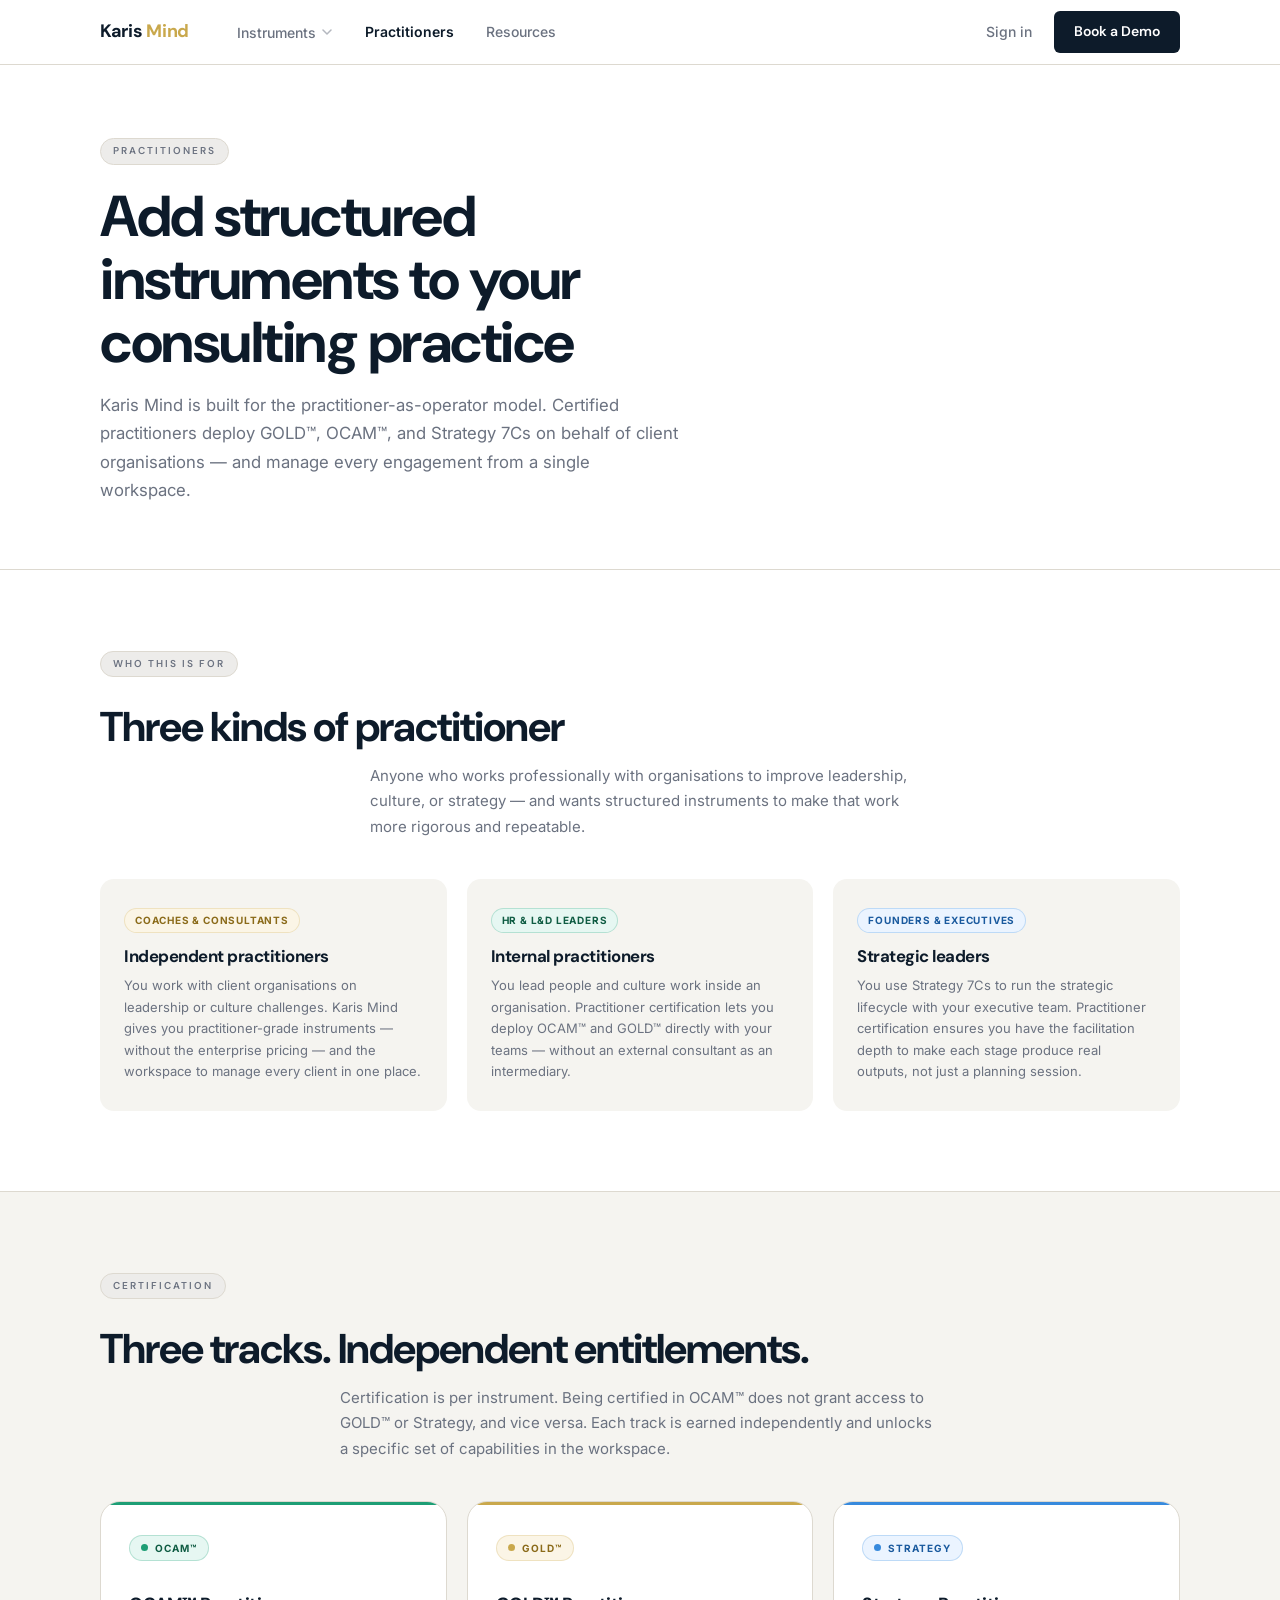
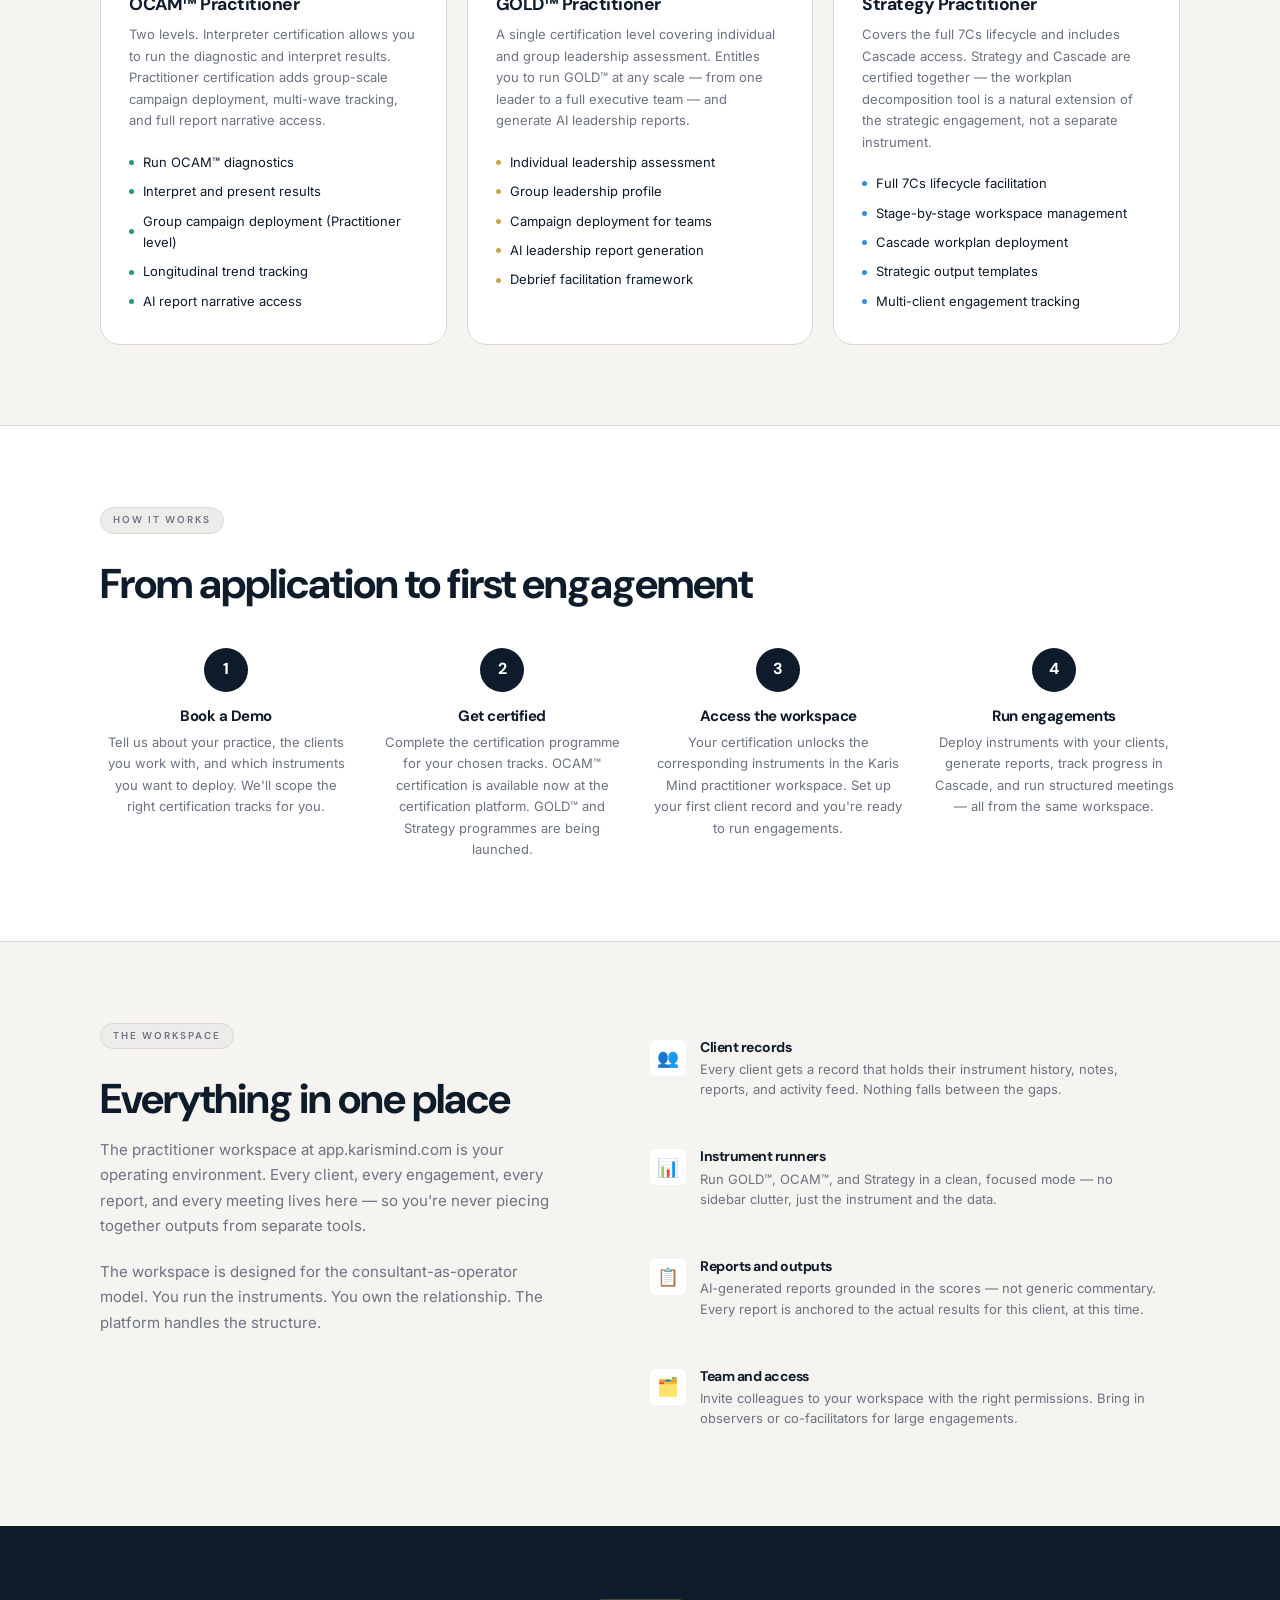
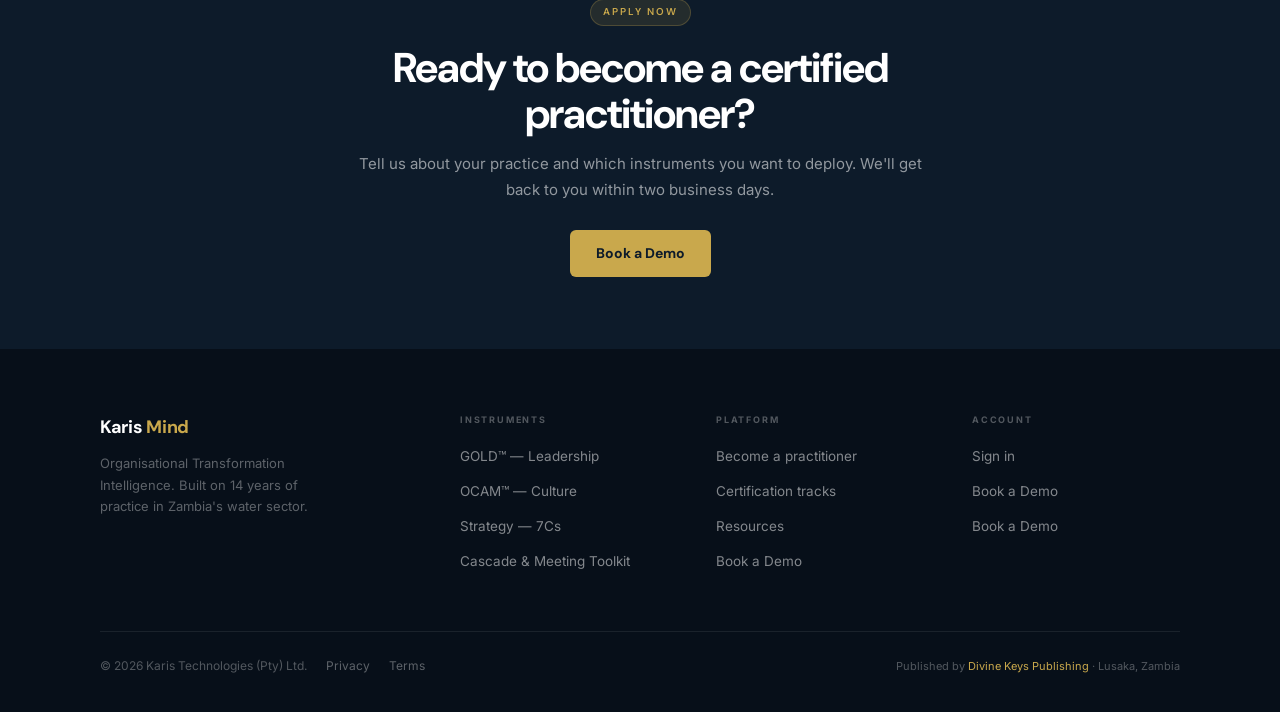
<file: practitioners.html>
<!DOCTYPE html>
<html lang="en">
<head>
<meta charset="UTF-8">
<meta name="viewport" content="width=device-width, initial-scale=1.0">
<title>Practitioners — Karis Mind</title>
<meta name="description" content="Become a certified Karis Mind Practitioner. Three certification tracks — OCAM™, GOLD™, and Strategy — for coaches, consultants, and HR leaders.">
<link rel="preconnect" href="https://fonts.googleapis.com">
<link rel="preconnect" href="https://fonts.gstatic.com" crossorigin>
<link href="https://fonts.googleapis.com/css2?family=DM+Sans:ital,opsz,wght@0,9..40,300;0,9..40,400;0,9..40,500;0,9..40,600;0,9..40,700;1,9..40,400&family=Inter:wght@300;400;500;600&display=swap" rel="stylesheet">
<link rel="stylesheet" href="css/tokens.css">
<link rel="stylesheet" href="css/global.css">
<link rel="stylesheet" href="css/components.css">
<link rel="stylesheet" href="css/pages.css">
</head>
<body>

<div id="site-nav"></div>

<!-- PAGE HERO -->
<section class="page-hero">
  <div class="container">
    <span class="eyebrow">Practitioners</span>
    <h1>Add structured instruments to your consulting practice</h1>
    <p>Karis Mind is built for the practitioner-as-operator model. Certified practitioners deploy GOLD™, OCAM™, and Strategy 7Cs on behalf of client organisations — and manage every engagement from a single workspace.</p>
  </div>
</section>


<!-- ═══════════════════════════════
     WHO PRACTITIONERS ARE
═══════════════════════════════ -->
<section class="prac-section" style="background:var(--white)">
  <div class="container">
    <div class="section-header" style="text-align:left;margin-bottom:40px">
      <span class="eyebrow" style="background:var(--bg-dark);color:var(--muted);border:1px solid var(--border);padding:4px 12px;border-radius:var(--radius-full)">Who this is for</span>
      <h2 style="margin:14px 0 12px">Three kinds of practitioner</h2>
      <p>Anyone who works professionally with organisations to improve leadership, culture, or strategy — and wants structured instruments to make that work more rigorous and repeatable.</p>
    </div>
    <div class="role-grid">
      <div class="role-card">
        <span class="role-tag" style="background:var(--gold-light);color:var(--gold-text);border:1px solid var(--gold-border)">Coaches &amp; Consultants</span>
        <h3>Independent practitioners</h3>
        <p>You work with client organisations on leadership or culture challenges. Karis Mind gives you practitioner-grade instruments — without the enterprise pricing — and the workspace to manage every client in one place.</p>
      </div>
      <div class="role-card">
        <span class="role-tag" style="background:var(--teal-light);color:var(--teal-text);border:1px solid var(--teal-border)">HR &amp; L&amp;D Leaders</span>
        <h3>Internal practitioners</h3>
        <p>You lead people and culture work inside an organisation. Practitioner certification lets you deploy OCAM™ and GOLD™ directly with your teams — without an external consultant as an intermediary.</p>
      </div>
      <div class="role-card">
        <span class="role-tag" style="background:var(--blue-light);color:var(--blue-text);border:1px solid var(--blue-border)">Founders &amp; Executives</span>
        <h3>Strategic leaders</h3>
        <p>You use Strategy 7Cs to run the strategic lifecycle with your executive team. Practitioner certification ensures you have the facilitation depth to make each stage produce real outputs, not just a planning session.</p>
      </div>
    </div>
  </div>
</section>


<!-- ═══════════════════════════════
     CERTIFICATION TRACKS
═══════════════════════════════ -->
<section class="prac-section" id="certification" style="background:var(--bg)">
  <div class="container">
    <div class="section-header" style="text-align:left;margin-bottom:0">
      <span class="eyebrow" style="background:var(--bg-dark);color:var(--muted);border:1px solid var(--border);padding:4px 12px;border-radius:var(--radius-full)">Certification</span>
      <h2 style="margin:14px 0 12px">Three tracks. Independent entitlements.</h2>
      <p style="max-width:600px">Certification is per instrument. Being certified in OCAM™ does not grant access to GOLD™ or Strategy, and vice versa. Each track is earned independently and unlocks a specific set of capabilities in the workspace.</p>
    </div>
    <div class="cert-track-grid">

      <div class="cert-card teal">
        <div class="ic-badge teal"><span class="ic-badge-dot"></span>OCAM™</div>
        <h3>OCAM™ Practitioner</h3>
        <p>Two levels. Interpreter certification allows you to run the diagnostic and interpret results. Practitioner certification adds group-scale campaign deployment, multi-wave tracking, and full report narrative access.</p>
        <div class="cert-features">
          <div class="cert-feature">Run OCAM™ diagnostics</div>
          <div class="cert-feature">Interpret and present results</div>
          <div class="cert-feature">Group campaign deployment (Practitioner level)</div>
          <div class="cert-feature">Longitudinal trend tracking</div>
          <div class="cert-feature">AI report narrative access</div>
        </div>
      </div>

      <div class="cert-card gold">
        <div class="ic-badge gold"><span class="ic-badge-dot"></span>GOLD™</div>
        <h3>GOLD™ Practitioner</h3>
        <p>A single certification level covering individual and group leadership assessment. Entitles you to run GOLD™ at any scale — from one leader to a full executive team — and generate AI leadership reports.</p>
        <div class="cert-features">
          <div class="cert-feature">Individual leadership assessment</div>
          <div class="cert-feature">Group leadership profile</div>
          <div class="cert-feature">Campaign deployment for teams</div>
          <div class="cert-feature">AI leadership report generation</div>
          <div class="cert-feature">Debrief facilitation framework</div>
        </div>
      </div>

      <div class="cert-card blue">
        <div class="ic-badge blue"><span class="ic-badge-dot"></span>Strategy</div>
        <h3>Strategy Practitioner</h3>
        <p>Covers the full 7Cs lifecycle and includes Cascade access. Strategy and Cascade are certified together — the workplan decomposition tool is a natural extension of the strategic engagement, not a separate instrument.</p>
        <div class="cert-features">
          <div class="cert-feature">Full 7Cs lifecycle facilitation</div>
          <div class="cert-feature">Stage-by-stage workspace management</div>
          <div class="cert-feature">Cascade workplan deployment</div>
          <div class="cert-feature">Strategic output templates</div>
          <div class="cert-feature">Multi-client engagement tracking</div>
        </div>
      </div>

    </div>
  </div>
</section>


<!-- ═══════════════════════════════
     HOW IT WORKS
═══════════════════════════════ -->
<section class="prac-section" style="background:var(--white)">
  <div class="container">
    <div class="section-header" style="text-align:left;margin-bottom:0">
      <span class="eyebrow" style="background:var(--bg-dark);color:var(--muted);border:1px solid var(--border);padding:4px 12px;border-radius:var(--radius-full)">How it works</span>
      <h2 style="margin:14px 0 0">From application to first engagement</h2>
    </div>
    <div class="how-steps">
      <div class="how-step">
        <div class="how-step-num">1</div>
        <h4>Book a Demo</h4>
        <p>Tell us about your practice, the clients you work with, and which instruments you want to deploy. We'll scope the right certification tracks for you.</p>
      </div>
      <div class="how-step">
        <div class="how-step-num">2</div>
        <h4>Get certified</h4>
        <p>Complete the certification programme for your chosen tracks. OCAM™ certification is available now at the certification platform. GOLD™ and Strategy programmes are being launched.</p>
      </div>
      <div class="how-step">
        <div class="how-step-num">3</div>
        <h4>Access the workspace</h4>
        <p>Your certification unlocks the corresponding instruments in the Karis Mind practitioner workspace. Set up your first client record and you're ready to run engagements.</p>
      </div>
      <div class="how-step">
        <div class="how-step-num">4</div>
        <h4>Run engagements</h4>
        <p>Deploy instruments with your clients, generate reports, track progress in Cascade, and run structured meetings — all from the same workspace.</p>
      </div>
    </div>
  </div>
</section>


<!-- ═══════════════════════════════
     WHAT THE WORKSPACE GIVES YOU
═══════════════════════════════ -->
<section class="prac-section" style="background:var(--bg)">
  <div class="container">
    <div style="display:grid;grid-template-columns:1fr 1.2fr;gap:72px;align-items:start">
      <div>
        <span class="eyebrow" style="background:var(--bg-dark);color:var(--muted);border:1px solid var(--border);padding:4px 12px;border-radius:var(--radius-full)">The workspace</span>
        <h2 style="margin:14px 0 14px">Everything in one place</h2>
        <p style="margin-bottom:20px">The practitioner workspace at app.karismind.com is your operating environment. Every client, every engagement, every report, and every meeting lives here — so you're never piecing together outputs from separate tools.</p>
        <p>The workspace is designed for the consultant-as-operator model. You run the instruments. You own the relationship. The platform handles the structure.</p>
      </div>
      <div style="display:flex;flex-direction:column;gap:14px">
        <div class="benefit-card">
          <div class="benefit-icon" style="background:var(--white)">👥</div>
          <div><h4>Client records</h4><p>Every client gets a record that holds their instrument history, notes, reports, and activity feed. Nothing falls between the gaps.</p></div>
        </div>
        <div class="benefit-card">
          <div class="benefit-icon" style="background:var(--white)">📊</div>
          <div><h4>Instrument runners</h4><p>Run GOLD™, OCAM™, and Strategy in a clean, focused mode — no sidebar clutter, just the instrument and the data.</p></div>
        </div>
        <div class="benefit-card">
          <div class="benefit-icon" style="background:var(--white)">📋</div>
          <div><h4>Reports and outputs</h4><p>AI-generated reports grounded in the scores — not generic commentary. Every report is anchored to the actual results for this client, at this time.</p></div>
        </div>
        <div class="benefit-card">
          <div class="benefit-icon" style="background:var(--white)">🗂️</div>
          <div><h4>Team and access</h4><p>Invite colleagues to your workspace with the right permissions. Bring in observers or co-facilitators for large engagements.</p></div>
        </div>
      </div>
    </div>
  </div>
</section>


<!-- CTA -->
<section class="cta-band">
  <div class="container">
    <div class="cta-band-inner">
      <span class="eyebrow">Apply now</span>
      <h2>Ready to become a certified practitioner?</h2>
      <p>Tell us about your practice and which instruments you want to deploy. We'll get back to you within two business days.</p>
      <div class="cta-actions">
        <a href="contact.html" class="btn-gold">Book a Demo</a>
      </div>
    </div>
  </div>
</section>


<div id="site-footer"></div>
<script src="js/layout.js"></script>
<script src="js/nav.js"></script>
</body>
</html>
</file>
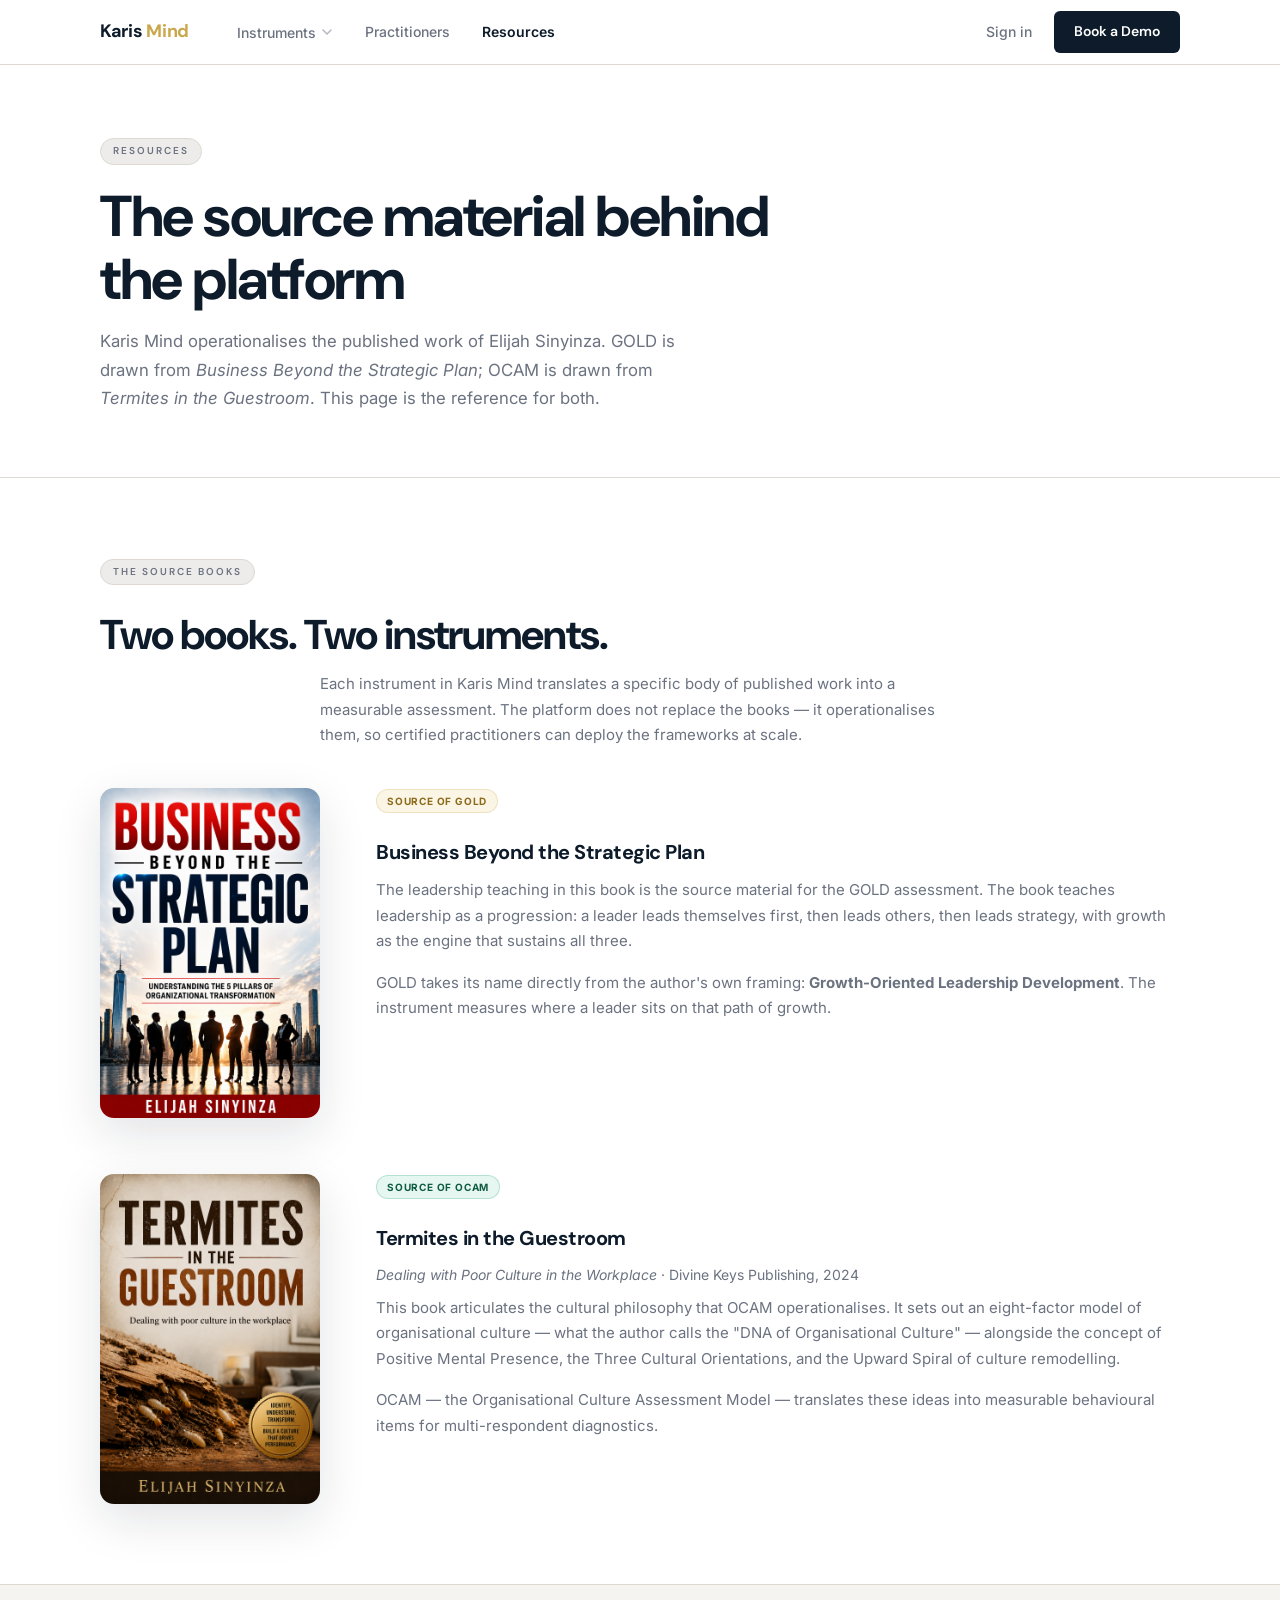
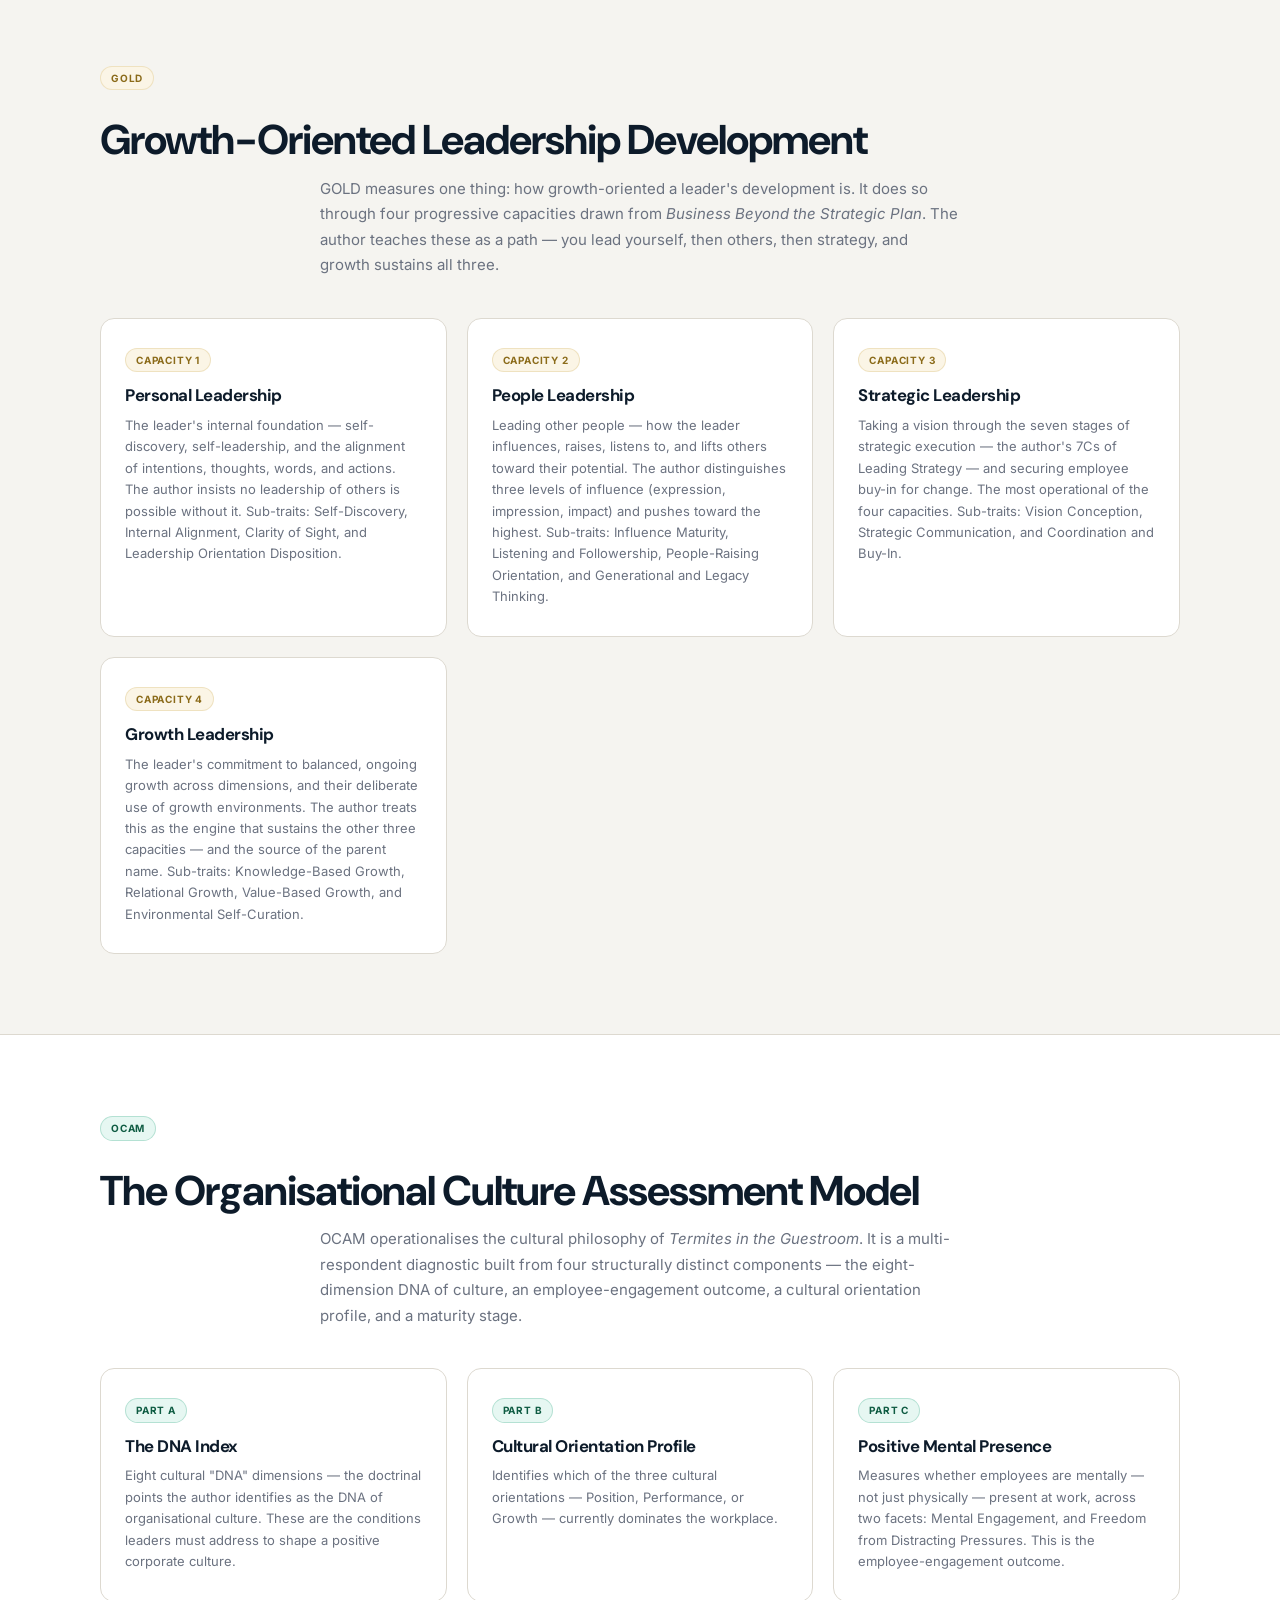
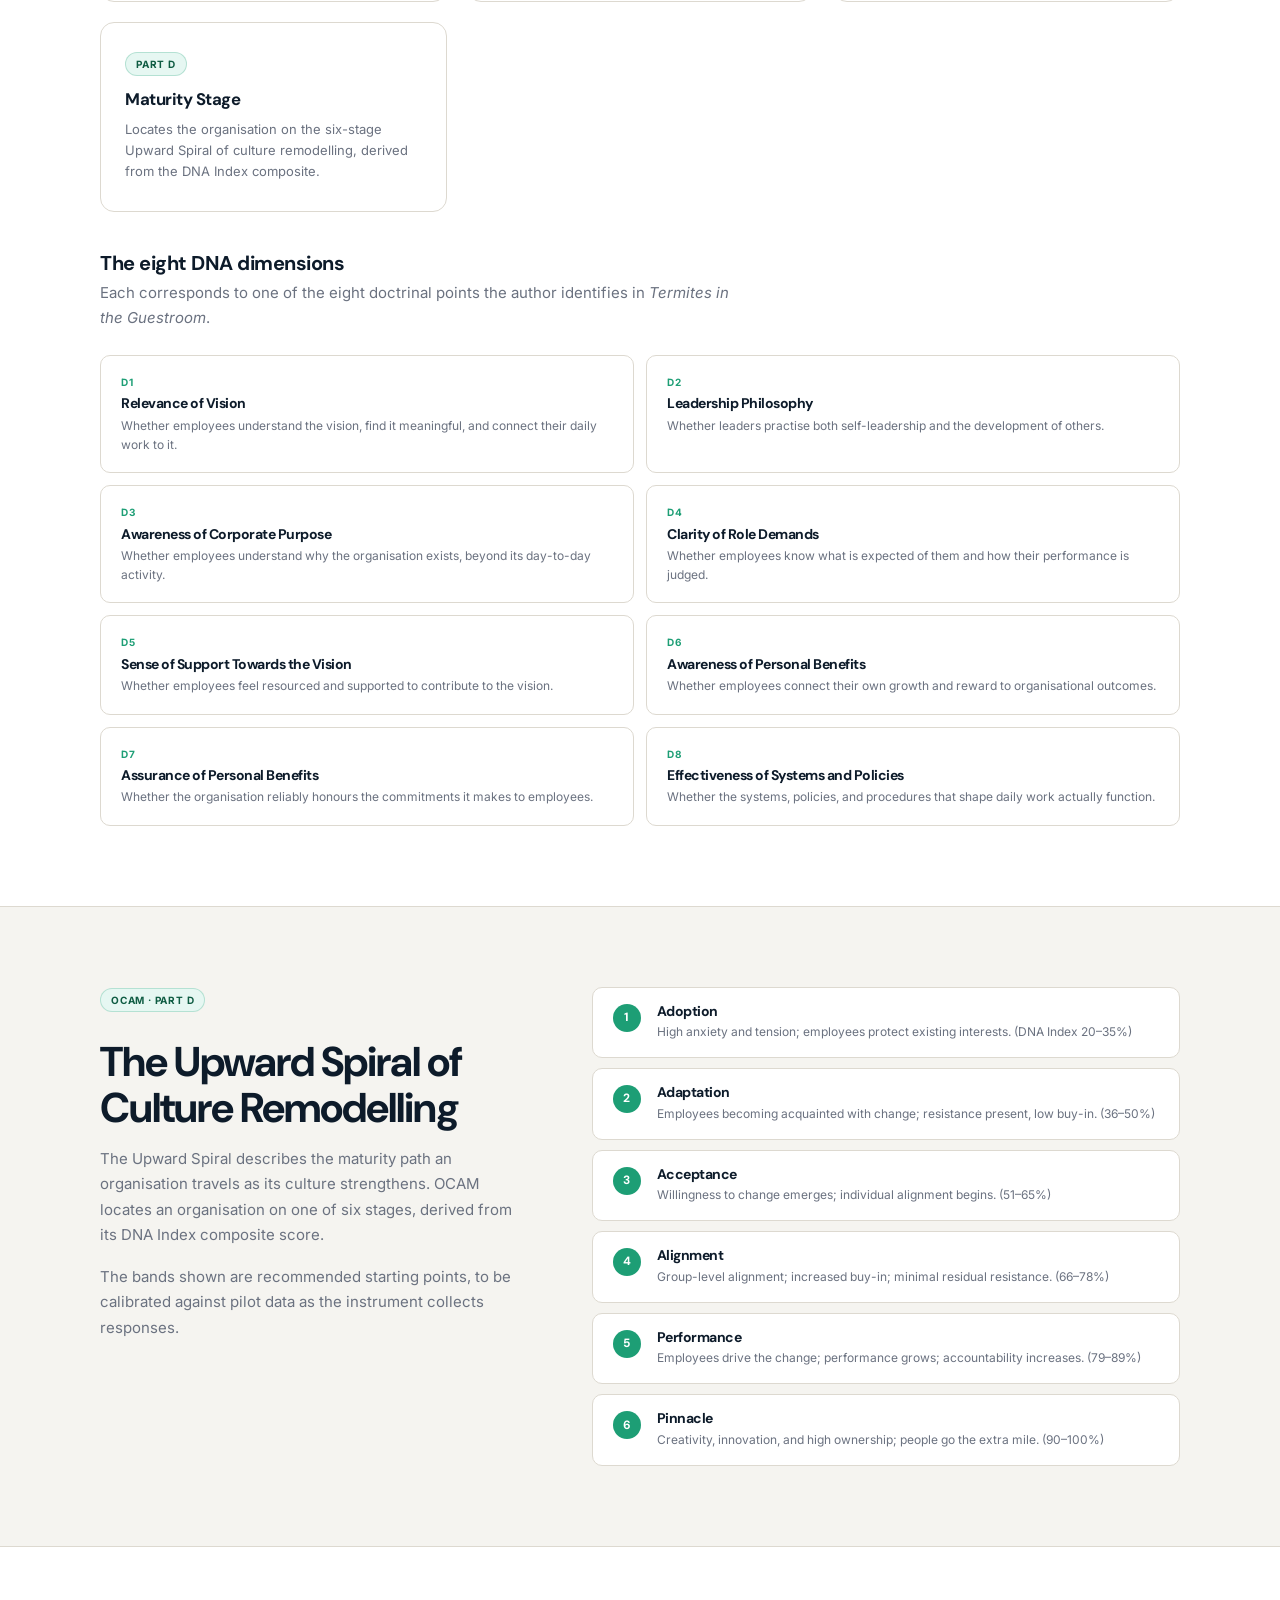
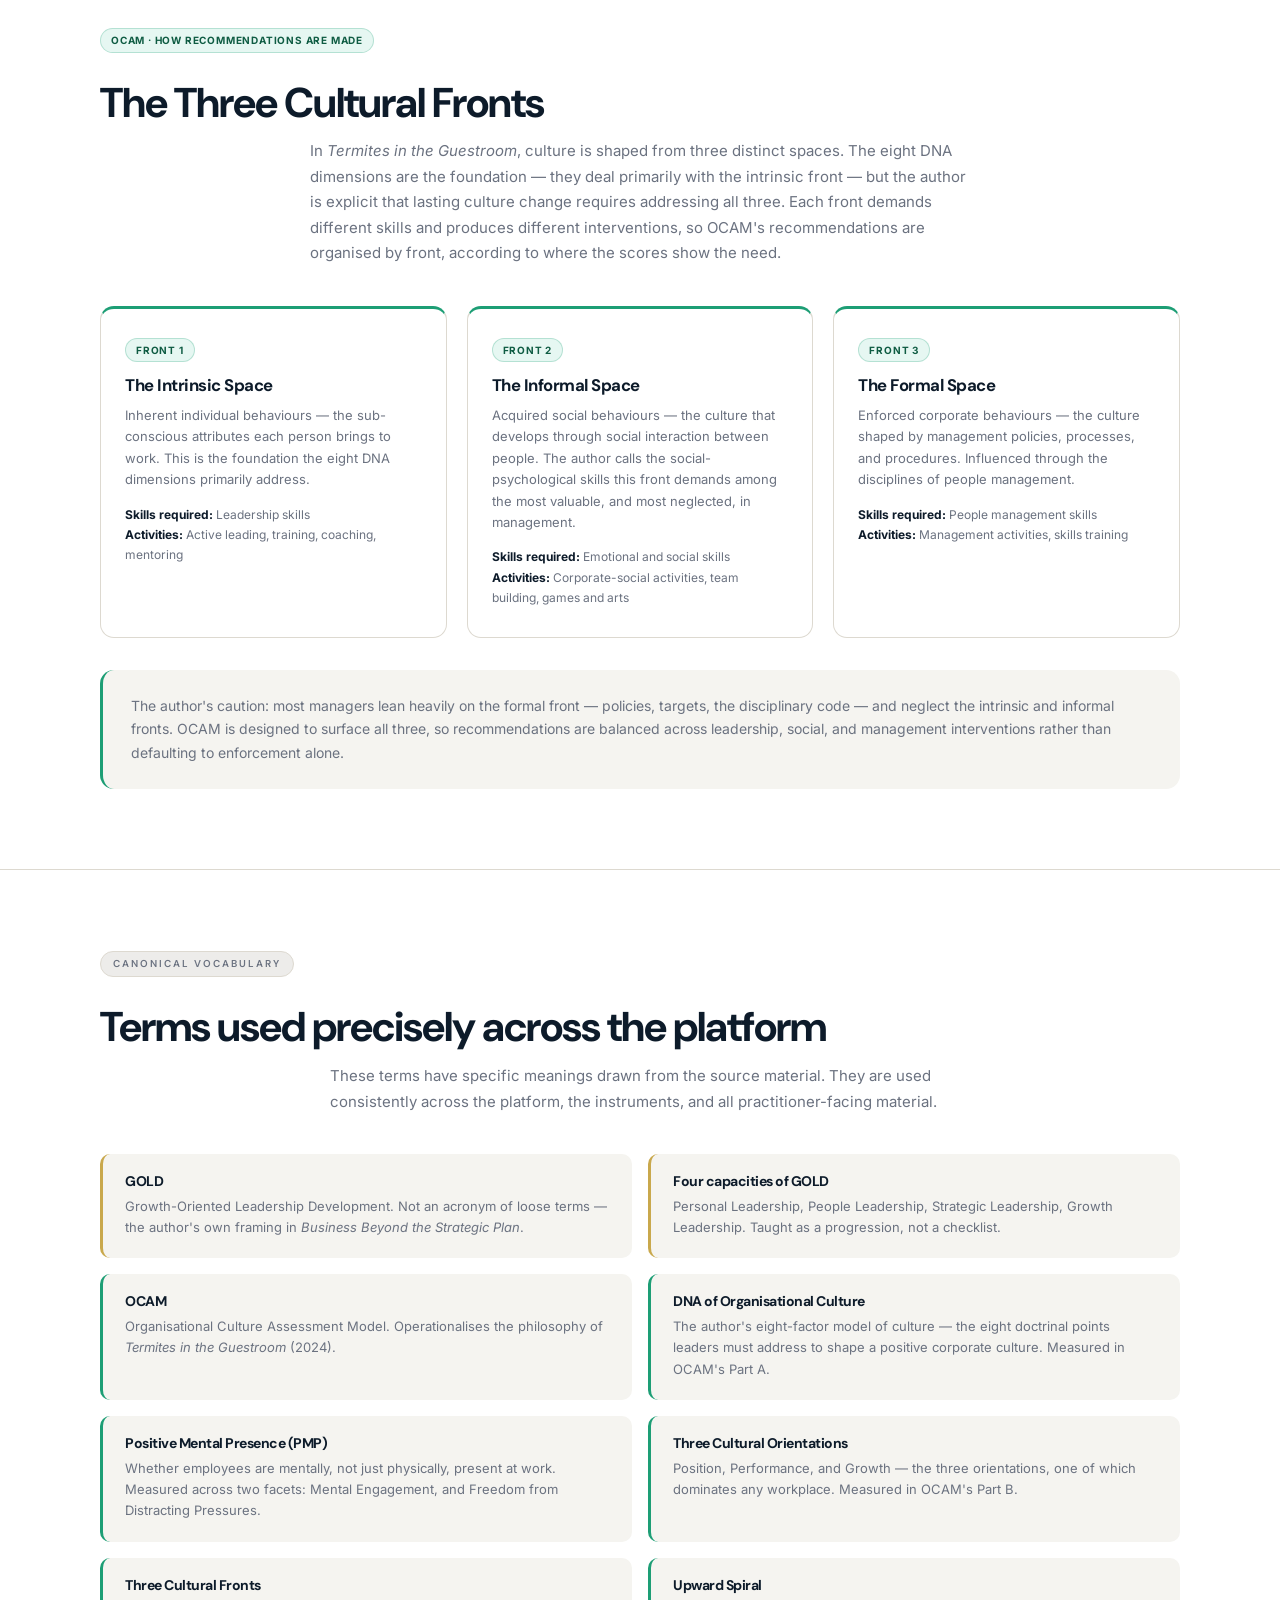
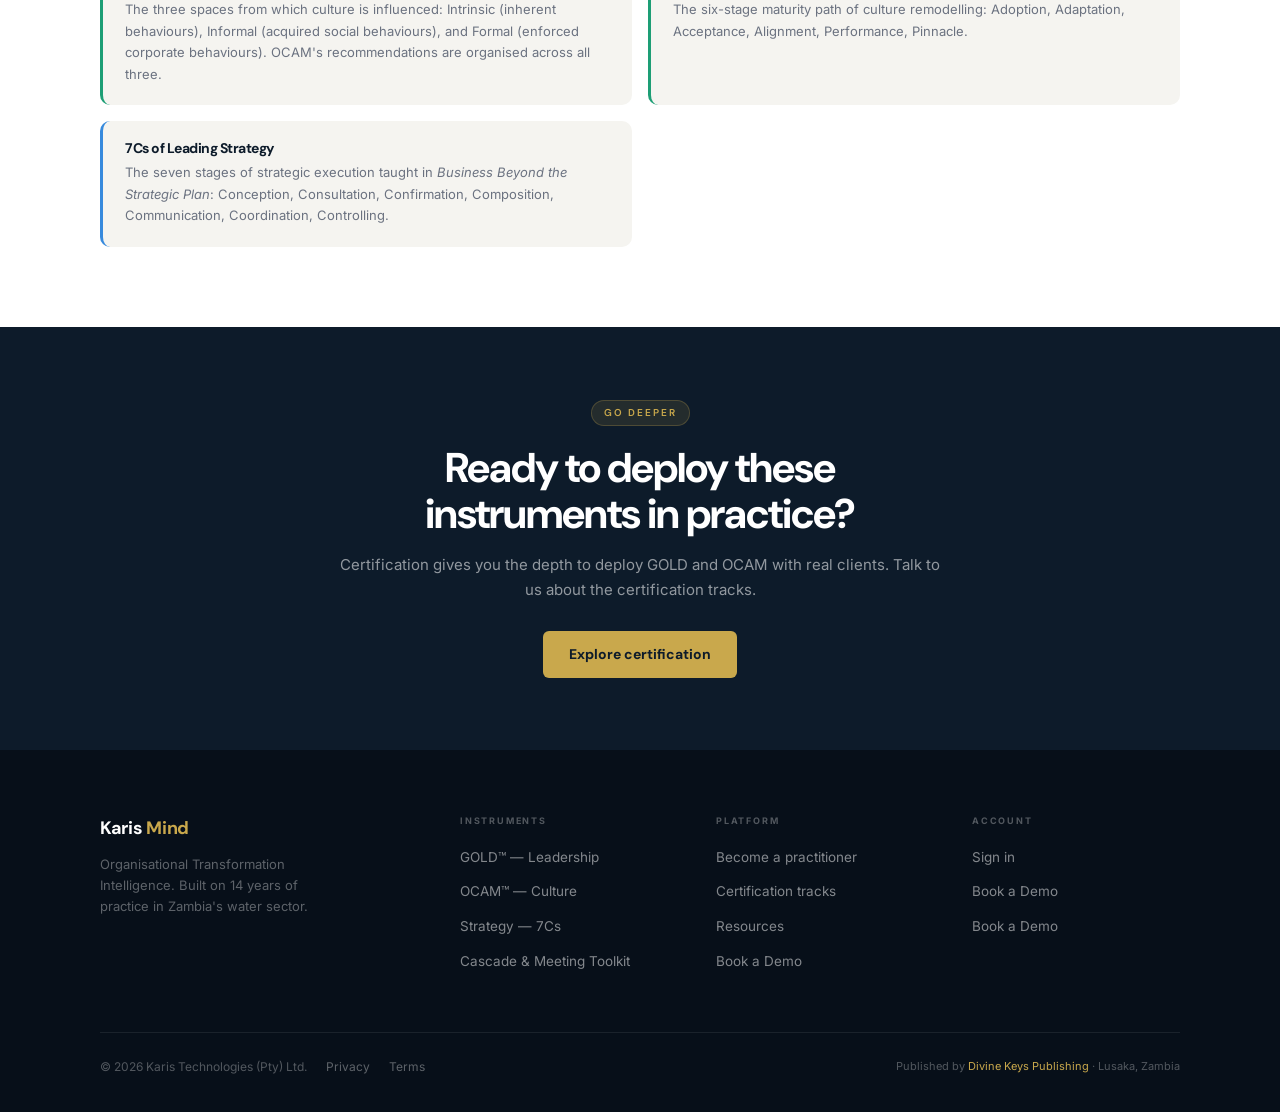
<file: resources.html>
<!DOCTYPE html>
<html lang="en">
<head>
<meta charset="UTF-8">
<meta name="viewport" content="width=device-width, initial-scale=1.0">
<title>Resources — Karis Mind</title>
<meta name="description" content="The source material behind Karis Mind. GOLD from Business Beyond the Strategic Plan, and OCAM from Termites in the Guestroom — the frameworks the instruments operationalise.">
<link rel="preconnect" href="https://fonts.googleapis.com">
<link rel="preconnect" href="https://fonts.gstatic.com" crossorigin>
<link href="https://fonts.googleapis.com/css2?family=DM+Sans:ital,opsz,wght@0,9..40,300;0,9..40,400;0,9..40,500;0,9..40,600;0,9..40,700;1,9..40,400&family=Inter:wght@300;400;500;600&display=swap" rel="stylesheet">
<link rel="stylesheet" href="css/tokens.css">
<link rel="stylesheet" href="css/global.css">
<link rel="stylesheet" href="css/components.css">
<link rel="stylesheet" href="css/pages.css">
</head>
<body>

<div id="site-nav"></div>

<!-- PAGE HERO -->
<section class="page-hero">
  <div class="container">
    <span class="eyebrow">Resources</span>
    <h1>The source material behind the platform</h1>
    <p>Karis Mind operationalises the published work of Elijah Sinyinza. GOLD is drawn from <em>Business Beyond the Strategic Plan</em>; OCAM is drawn from <em>Termites in the Guestroom</em>. This page is the reference for both.</p>
  </div>
</section>


<!-- ═══ THE SOURCE BOOKS ═══ -->
<section class="resources-section" style="background:var(--white)">
  <div class="container">
    <div class="section-header" style="text-align:left;margin-bottom:40px">
      <span class="eyebrow" style="background:var(--bg-dark);color:var(--muted);border:1px solid var(--border);padding:4px 12px;border-radius:var(--radius-full)">The source books</span>
      <h2 style="margin:14px 0 12px">Two books. Two instruments.</h2>
      <p style="max-width:640px">Each instrument in Karis Mind translates a specific body of published work into a measurable assessment. The platform does not replace the books — it operationalises them, so certified practitioners can deploy the frameworks at scale.</p>
    </div>

    <div class="book-inner" style="margin-bottom:56px">
      <div>
        <img src="assets/covers/business-beyond-strategic-plan.png"
             alt="Business Beyond the Strategic Plan — book cover"
             class="book-cover-img">
      </div>
      <div>
        <span class="framework-tag" style="background:var(--gold-light);color:var(--gold-text);border:1px solid var(--gold-border)">Source of GOLD</span>
        <h3 style="margin:14px 0 14px">Business Beyond the Strategic Plan</h3>
        <p style="margin-bottom:16px">The leadership teaching in this book is the source material for the GOLD assessment. The book teaches leadership as a progression: a leader leads themselves first, then leads others, then leads strategy, with growth as the engine that sustains all three.</p>
        <p style="margin-bottom:0">GOLD takes its name directly from the author's own framing: <strong>Growth-Oriented Leadership Development</strong>. The instrument measures where a leader sits on that path of growth.</p>
      </div>
    </div>

    <div class="book-inner">
      <div>
        <img src="assets/covers/termites-in-the-guestroom.png"
             alt="Termites in the Guestroom — book cover"
             class="book-cover-img">
      </div>
      <div>
        <span class="framework-tag" style="background:var(--teal-light);color:var(--teal-text);border:1px solid var(--teal-border)">Source of OCAM</span>
        <h3 style="margin:14px 0 14px">Termites in the Guestroom</h3>
        <p style="margin-bottom:8px;color:var(--muted);font-size:14px"><em>Dealing with Poor Culture in the Workplace</em> · Divine Keys Publishing, 2024</p>
        <p style="margin-bottom:16px">This book articulates the cultural philosophy that OCAM operationalises. It sets out an eight-factor model of organisational culture — what the author calls the "DNA of Organisational Culture" — alongside the concept of Positive Mental Presence, the Three Cultural Orientations, and the Upward Spiral of culture remodelling.</p>
        <p style="margin-bottom:0">OCAM — the Organisational Culture Assessment Model — translates these ideas into measurable behavioural items for multi-respondent diagnostics.</p>
      </div>
    </div>
  </div>
</section>


<!-- ═══ GOLD FRAMEWORK ═══ -->
<section class="resources-section" style="background:var(--bg)">
  <div class="container">
    <div class="section-header" style="text-align:left;margin-bottom:0">
      <span class="framework-tag" style="background:var(--gold-light);color:var(--gold-text);border:1px solid var(--gold-border)">GOLD</span>
      <h2 style="margin:14px 0 12px">Growth-Oriented Leadership Development</h2>
      <p style="max-width:640px">GOLD measures one thing: how growth-oriented a leader's development is. It does so through four progressive capacities drawn from <em>Business Beyond the Strategic Plan</em>. The author teaches these as a path — you lead yourself, then others, then strategy, and growth sustains all three.</p>
    </div>
    <div class="framework-grid">
      <div class="framework-card">
        <span class="framework-tag" style="background:var(--gold-light);color:var(--gold-text);border:1px solid var(--gold-border)">Capacity 1</span>
        <h3>Personal Leadership</h3>
        <p>The leader's internal foundation — self-discovery, self-leadership, and the alignment of intentions, thoughts, words, and actions. The author insists no leadership of others is possible without it. Sub-traits: Self-Discovery, Internal Alignment, Clarity of Sight, and Leadership Orientation Disposition.</p>
      </div>
      <div class="framework-card">
        <span class="framework-tag" style="background:var(--gold-light);color:var(--gold-text);border:1px solid var(--gold-border)">Capacity 2</span>
        <h3>People Leadership</h3>
        <p>Leading other people — how the leader influences, raises, listens to, and lifts others toward their potential. The author distinguishes three levels of influence (expression, impression, impact) and pushes toward the highest. Sub-traits: Influence Maturity, Listening and Followership, People-Raising Orientation, and Generational and Legacy Thinking.</p>
      </div>
      <div class="framework-card">
        <span class="framework-tag" style="background:var(--gold-light);color:var(--gold-text);border:1px solid var(--gold-border)">Capacity 3</span>
        <h3>Strategic Leadership</h3>
        <p>Taking a vision through the seven stages of strategic execution — the author's 7Cs of Leading Strategy — and securing employee buy-in for change. The most operational of the four capacities. Sub-traits: Vision Conception, Strategic Communication, and Coordination and Buy-In.</p>
      </div>
      <div class="framework-card">
        <span class="framework-tag" style="background:var(--gold-light);color:var(--gold-text);border:1px solid var(--gold-border)">Capacity 4</span>
        <h3>Growth Leadership</h3>
        <p>The leader's commitment to balanced, ongoing growth across dimensions, and their deliberate use of growth environments. The author treats this as the engine that sustains the other three capacities — and the source of the parent name. Sub-traits: Knowledge-Based Growth, Relational Growth, Value-Based Growth, and Environmental Self-Curation.</p>
      </div>
    </div>
  </div>
</section>


<!-- ═══ OCAM FRAMEWORK ═══ -->
<section class="resources-section" style="background:var(--white)">
  <div class="container">
    <div class="section-header" style="text-align:left;margin-bottom:0">
      <span class="framework-tag" style="background:var(--teal-light);color:var(--teal-text);border:1px solid var(--teal-border)">OCAM</span>
      <h2 style="margin:14px 0 12px">The Organisational Culture Assessment Model</h2>
      <p style="max-width:640px">OCAM operationalises the cultural philosophy of <em>Termites in the Guestroom</em>. It is a multi-respondent diagnostic built from four structurally distinct components — the eight-dimension DNA of culture, an employee-engagement outcome, a cultural orientation profile, and a maturity stage.</p>
    </div>

    <div class="framework-grid" style="margin-bottom:40px">
      <div class="framework-card">
        <span class="framework-tag" style="background:var(--teal-light);color:var(--teal-text);border:1px solid var(--teal-border)">Part A</span>
        <h3>The DNA Index</h3>
        <p>Eight cultural "DNA" dimensions — the doctrinal points the author identifies as the DNA of organisational culture. These are the conditions leaders must address to shape a positive corporate culture.</p>
      </div>
      <div class="framework-card">
        <span class="framework-tag" style="background:var(--teal-light);color:var(--teal-text);border:1px solid var(--teal-border)">Part B</span>
        <h3>Cultural Orientation Profile</h3>
        <p>Identifies which of the three cultural orientations — Position, Performance, or Growth — currently dominates the workplace.</p>
      </div>
      <div class="framework-card">
        <span class="framework-tag" style="background:var(--teal-light);color:var(--teal-text);border:1px solid var(--teal-border)">Part C</span>
        <h3>Positive Mental Presence</h3>
        <p>Measures whether employees are mentally — not just physically — present at work, across two facets: Mental Engagement, and Freedom from Distracting Pressures. This is the employee-engagement outcome.</p>
      </div>
      <div class="framework-card">
        <span class="framework-tag" style="background:var(--teal-light);color:var(--teal-text);border:1px solid var(--teal-border)">Part D</span>
        <h3>Maturity Stage</h3>
        <p>Locates the organisation on the six-stage Upward Spiral of culture remodelling, derived from the DNA Index composite.</p>
      </div>
    </div>

    <h3 style="margin-bottom:6px">The eight DNA dimensions</h3>
    <p style="margin-bottom:24px;max-width:640px">Each corresponds to one of the eight doctrinal points the author identifies in <em>Termites in the Guestroom</em>.</p>
    <div class="subscale-grid">
      <div class="subscale-card"><div class="subscale-num" style="color:var(--teal)">D1</div><h4>Relevance of Vision</h4><p>Whether employees understand the vision, find it meaningful, and connect their daily work to it.</p></div>
      <div class="subscale-card"><div class="subscale-num" style="color:var(--teal)">D2</div><h4>Leadership Philosophy</h4><p>Whether leaders practise both self-leadership and the development of others.</p></div>
      <div class="subscale-card"><div class="subscale-num" style="color:var(--teal)">D3</div><h4>Awareness of Corporate Purpose</h4><p>Whether employees understand why the organisation exists, beyond its day-to-day activity.</p></div>
      <div class="subscale-card"><div class="subscale-num" style="color:var(--teal)">D4</div><h4>Clarity of Role Demands</h4><p>Whether employees know what is expected of them and how their performance is judged.</p></div>
      <div class="subscale-card"><div class="subscale-num" style="color:var(--teal)">D5</div><h4>Sense of Support Towards the Vision</h4><p>Whether employees feel resourced and supported to contribute to the vision.</p></div>
      <div class="subscale-card"><div class="subscale-num" style="color:var(--teal)">D6</div><h4>Awareness of Personal Benefits</h4><p>Whether employees connect their own growth and reward to organisational outcomes.</p></div>
      <div class="subscale-card"><div class="subscale-num" style="color:var(--teal)">D7</div><h4>Assurance of Personal Benefits</h4><p>Whether the organisation reliably honours the commitments it makes to employees.</p></div>
      <div class="subscale-card"><div class="subscale-num" style="color:var(--teal)">D8</div><h4>Effectiveness of Systems and Policies</h4><p>Whether the systems, policies, and procedures that shape daily work actually function.</p></div>
    </div>
  </div>
</section>


<!-- ═══ UPWARD SPIRAL ═══ -->
<section class="resources-section" style="background:var(--bg)">
  <div class="container">
    <div class="instr-detail-inner">
      <div>
        <span class="framework-tag" style="background:var(--teal-light);color:var(--teal-text);border:1px solid var(--teal-border)">OCAM · Part D</span>
        <h2 style="margin:14px 0 14px">The Upward Spiral of Culture Remodelling</h2>
        <p style="margin-bottom:16px">The Upward Spiral describes the maturity path an organisation travels as its culture strengthens. OCAM locates an organisation on one of six stages, derived from its DNA Index composite score.</p>
        <p style="margin-bottom:0">The bands shown are recommended starting points, to be calibrated against pilot data as the instrument collects responses.</p>
      </div>
      <div>
        <div class="stage-rail">
          <div class="stage-row"><div class="stage-num" style="background:var(--teal)">1</div><div><h4>Adoption</h4><p>High anxiety and tension; employees protect existing interests. (DNA Index 20–35%)</p></div></div>
          <div class="stage-row"><div class="stage-num" style="background:var(--teal)">2</div><div><h4>Adaptation</h4><p>Employees becoming acquainted with change; resistance present, low buy-in. (36–50%)</p></div></div>
          <div class="stage-row"><div class="stage-num" style="background:var(--teal)">3</div><div><h4>Acceptance</h4><p>Willingness to change emerges; individual alignment begins. (51–65%)</p></div></div>
          <div class="stage-row"><div class="stage-num" style="background:var(--teal)">4</div><div><h4>Alignment</h4><p>Group-level alignment; increased buy-in; minimal residual resistance. (66–78%)</p></div></div>
          <div class="stage-row"><div class="stage-num" style="background:var(--teal)">5</div><div><h4>Performance</h4><p>Employees drive the change; performance grows; accountability increases. (79–89%)</p></div></div>
          <div class="stage-row"><div class="stage-num" style="background:var(--teal)">6</div><div><h4>Pinnacle</h4><p>Creativity, innovation, and high ownership; people go the extra mile. (90–100%)</p></div></div>
        </div>
      </div>
    </div>
  </div>
</section>


<!-- ═══ THE THREE CULTURAL FRONTS ═══ -->
<section class="resources-section" style="background:var(--white)">
  <div class="container">
    <div class="section-header" style="text-align:left;margin-bottom:0">
      <span class="framework-tag" style="background:var(--teal-light);color:var(--teal-text);border:1px solid var(--teal-border)">OCAM · How recommendations are made</span>
      <h2 style="margin:14px 0 12px">The Three Cultural Fronts</h2>
      <p style="max-width:660px">In <em>Termites in the Guestroom</em>, culture is shaped from three distinct spaces. The eight DNA dimensions are the foundation — they deal primarily with the intrinsic front — but the author is explicit that lasting culture change requires addressing all three. Each front demands different skills and produces different interventions, so OCAM's recommendations are organised by front, according to where the scores show the need.</p>
    </div>
    <div class="framework-grid">

      <div class="framework-card" style="border-top:3px solid var(--teal)">
        <span class="framework-tag" style="background:var(--teal-light);color:var(--teal-text);border:1px solid var(--teal-border)">Front 1</span>
        <h3>The Intrinsic Space</h3>
        <p style="margin-bottom:14px">Inherent individual behaviours — the sub-conscious attributes each person brings to work. This is the foundation the eight DNA dimensions primarily address.</p>
        <div style="font-size:12px;color:var(--muted);line-height:1.7">
          <strong style="color:var(--ink)">Skills required:</strong> Leadership skills<br>
          <strong style="color:var(--ink)">Activities:</strong> Active leading, training, coaching, mentoring
        </div>
      </div>

      <div class="framework-card" style="border-top:3px solid var(--teal)">
        <span class="framework-tag" style="background:var(--teal-light);color:var(--teal-text);border:1px solid var(--teal-border)">Front 2</span>
        <h3>The Informal Space</h3>
        <p style="margin-bottom:14px">Acquired social behaviours — the culture that develops through social interaction between people. The author calls the social-psychological skills this front demands among the most valuable, and most neglected, in management.</p>
        <div style="font-size:12px;color:var(--muted);line-height:1.7">
          <strong style="color:var(--ink)">Skills required:</strong> Emotional and social skills<br>
          <strong style="color:var(--ink)">Activities:</strong> Corporate-social activities, team building, games and arts
        </div>
      </div>

      <div class="framework-card" style="border-top:3px solid var(--teal)">
        <span class="framework-tag" style="background:var(--teal-light);color:var(--teal-text);border:1px solid var(--teal-border)">Front 3</span>
        <h3>The Formal Space</h3>
        <p style="margin-bottom:14px">Enforced corporate behaviours — the culture shaped by management policies, processes, and procedures. Influenced through the disciplines of people management.</p>
        <div style="font-size:12px;color:var(--muted);line-height:1.7">
          <strong style="color:var(--ink)">Skills required:</strong> People management skills<br>
          <strong style="color:var(--ink)">Activities:</strong> Management activities, skills training
        </div>
      </div>

    </div>
    <div style="background:var(--bg);border-radius:var(--radius-lg);padding:24px 28px;margin-top:32px;border-left:3px solid var(--teal)">
      <p style="margin-bottom:0;font-size:14px">The author's caution: most managers lean heavily on the formal front — policies, targets, the disciplinary code — and neglect the intrinsic and informal fronts. OCAM is designed to surface all three, so recommendations are balanced across leadership, social, and management interventions rather than defaulting to enforcement alone.</p>
    </div>
  </div>
</section>


<!-- ═══ CANONICAL VOCABULARY ═══ -->
<section class="resources-section" style="background:var(--white)">
  <div class="container">
    <div class="section-header" style="text-align:left;margin-bottom:0">
      <span class="eyebrow" style="background:var(--bg-dark);color:var(--muted);border:1px solid var(--border);padding:4px 12px;border-radius:var(--radius-full)">Canonical vocabulary</span>
      <h2 style="margin:14px 0 12px">Terms used precisely across the platform</h2>
      <p style="max-width:620px">These terms have specific meanings drawn from the source material. They are used consistently across the platform, the instruments, and all practitioner-facing material.</p>
    </div>
    <div class="glossary-grid">
      <div class="glossary-entry gold-accent">
        <h4>GOLD</h4>
        <p>Growth-Oriented Leadership Development. Not an acronym of loose terms — the author's own framing in <em>Business Beyond the Strategic Plan</em>.</p>
      </div>
      <div class="glossary-entry gold-accent">
        <h4>Four capacities of GOLD</h4>
        <p>Personal Leadership, People Leadership, Strategic Leadership, Growth Leadership. Taught as a progression, not a checklist.</p>
      </div>
      <div class="glossary-entry teal-accent">
        <h4>OCAM</h4>
        <p>Organisational Culture Assessment Model. Operationalises the philosophy of <em>Termites in the Guestroom</em> (2024).</p>
      </div>
      <div class="glossary-entry teal-accent">
        <h4>DNA of Organisational Culture</h4>
        <p>The author's eight-factor model of culture — the eight doctrinal points leaders must address to shape a positive corporate culture. Measured in OCAM's Part A.</p>
      </div>
      <div class="glossary-entry teal-accent">
        <h4>Positive Mental Presence (PMP)</h4>
        <p>Whether employees are mentally, not just physically, present at work. Measured across two facets: Mental Engagement, and Freedom from Distracting Pressures.</p>
      </div>
      <div class="glossary-entry teal-accent">
        <h4>Three Cultural Orientations</h4>
        <p>Position, Performance, and Growth — the three orientations, one of which dominates any workplace. Measured in OCAM's Part B.</p>
      </div>

      <div class="glossary-entry teal-accent">
        <h4>Three Cultural Fronts</h4>
        <p>The three spaces from which culture is influenced: Intrinsic (inherent behaviours), Informal (acquired social behaviours), and Formal (enforced corporate behaviours). OCAM's recommendations are organised across all three.</p>
      </div>
      <div class="glossary-entry teal-accent">
        <h4>Upward Spiral</h4>
        <p>The six-stage maturity path of culture remodelling: Adoption, Adaptation, Acceptance, Alignment, Performance, Pinnacle.</p>
      </div>
      <div class="glossary-entry blue-accent">
        <h4>7Cs of Leading Strategy</h4>
        <p>The seven stages of strategic execution taught in <em>Business Beyond the Strategic Plan</em>: Conception, Consultation, Confirmation, Composition, Communication, Coordination, Controlling.</p>
      </div>
    </div>
  </div>
</section>


<!-- CTA -->
<section class="cta-band">
  <div class="container">
    <div class="cta-band-inner">
      <span class="eyebrow">Go deeper</span>
      <h2>Ready to deploy these instruments in practice?</h2>
      <p>Certification gives you the depth to deploy GOLD and OCAM with real clients. Talk to us about the certification tracks.</p>
      <div class="cta-actions">
        <a href="practitioners.html" class="btn-gold">Explore certification</a>
      </div>
    </div>
  </div>
</section>


<div id="site-footer"></div>
<script src="js/layout.js"></script>
<script src="js/nav.js"></script>
</body>
</html>
</file>
<file: css/tokens.css>
/* ============================================================
   KARIS MIND — Marketing Site Design Tokens
   css/tokens.css

   Single source of truth. Never use raw values in other files.
   ============================================================ */

:root {

  /* ── Brand colours ── */
  --navy:          #0D1B2A;
  --panel:         #223D56;
  --gold:          #C9A84C;
  --gold-light:    #FBF5E6;
  --gold-border:   rgba(201,168,76,.25);
  --gold-text:     #8B6B1A;

  /* ── Instrument accents ── */
  --teal:          #1D9E75;
  --teal-light:    #E6F7F2;
  --teal-border:   rgba(29,158,117,.25);
  --teal-text:     #0F5C43;

  --blue:          #378ADD;
  --blue-light:    #EBF4FF;
  --blue-border:   rgba(55,138,221,.25);
  --blue-text:     #1A5A9E;

  --cyan:          #00B2B8;
  --cyan-light:    #E0F7F7;

  --violet:        #7C5CBF;
  --violet-light:  #F0EBFF;

  /* ── Neutrals ── */
  --bg:            #F5F4F0;
  --bg-dark:       #EDECEA;
  --white:         #FFFFFF;
  --ink:           #0D1B2A;
  --muted:         #6B7280;
  --border:        #DDD9D0;
  --border-light:  #EDECEA;

  /* ── Typography ── */
  --font-display:  'DM Sans', sans-serif;
  --font-body:     'Inter', sans-serif;

  /* ── Spacing scale ── */
  --space-1:  4px;
  --space-2:  8px;
  --space-3:  12px;
  --space-4:  16px;
  --space-5:  20px;
  --space-6:  24px;
  --space-8:  32px;
  --space-10: 40px;
  --space-12: 48px;
  --space-16: 64px;
  --space-20: 80px;
  --space-22: 88px;

  /* ── Border radius ── */
  --radius-sm:   6px;
  --radius-md:   10px;
  --radius-lg:   14px;
  --radius-xl:   20px;
  --radius-full: 999px;

  /* ── Shadows ── */
  --shadow-sm:  0 2px 8px rgba(13,27,42,.06);
  --shadow-md:  0 8px 28px rgba(13,27,42,.09);
  --shadow-lg:  0 16px 48px rgba(13,27,42,.12);
  --shadow-xl:  0 24px 64px rgba(13,27,42,.14);

  /* ── Transitions ── */
  --ease:       .15s ease;
  --ease-md:    .2s ease;
}
</file>
<file: css/global.css>
/* ============================================================
   KARIS MIND — Global Styles
   css/global.css

   Resets, base typography, body, container, shared utilities.
   ============================================================ */

*, *::before, *::after { box-sizing: border-box; margin: 0; padding: 0; }
html { scroll-behavior: smooth; }

body {
  font-family: var(--font-body);
  background: var(--bg);
  color: var(--ink);
  font-size: 15px;
  line-height: 1.65;
  -webkit-font-smoothing: antialiased;
}

/* ── Typography scale ── */
h1, h2, h3, h4 {
  font-family: var(--font-display);
  line-height: 1.1;
  letter-spacing: -0.5px;
  color: var(--ink);
}
h1 { font-size: clamp(2.4rem, 5vw, 3.6rem); font-weight: 700; letter-spacing: -1.5px; }
h2 { font-size: clamp(1.8rem, 3.5vw, 2.6rem); font-weight: 700; letter-spacing: -1px; }
h3 { font-size: 1.25rem; font-weight: 700; }
h4 { font-size: 1rem; font-weight: 700; }
p  { color: var(--muted); line-height: 1.7; }
a  { color: inherit; text-decoration: none; }
ul { list-style: none; }

/* ── Layout ── */
.container {
  max-width: 1160px;
  margin: 0 auto;
  padding: 0 var(--space-10);
}

/* ── Eyebrow label ── */
.eyebrow {
  display: inline-block;
  font-family: var(--font-display);
  font-size: 10px;
  font-weight: 600;
  letter-spacing: 2px;
  text-transform: uppercase;
  margin-bottom: 14px;
}

/* ── Section header ── */
.section-header {
  text-align: center;
  margin-bottom: var(--space-12);
}
.section-header h2 { margin-bottom: 12px; }
.section-header p  { max-width: 540px; margin: 0 auto; }
.section-header .eyebrow {
  background: var(--bg-dark);
  color: var(--muted);
  border: 1px solid var(--border);
  padding: 4px 12px;
  border-radius: var(--radius-full);
}

/* ── Shared buttons ── */
.btn-primary {
  display: inline-block;
  background: var(--navy);
  color: var(--white);
  font-family: var(--font-display);
  font-weight: 600;
  font-size: 14px;
  padding: 12px 26px;
  border-radius: var(--radius-sm);
  transition: opacity var(--ease);
}
.btn-primary:hover { opacity: .82; }

.btn-ghost {
  display: inline-block;
  background: transparent;
  color: var(--ink);
  font-family: var(--font-display);
  font-weight: 500;
  font-size: 14px;
  padding: 12px 26px;
  border-radius: var(--radius-sm);
  border: 1.5px solid var(--border);
  transition: border-color var(--ease), background var(--ease);
}
.btn-ghost:hover { border-color: var(--muted); background: var(--bg); }

.btn-gold {
  display: inline-block;
  background: var(--gold);
  color: var(--navy);
  font-family: var(--font-display);
  font-size: 14px;
  font-weight: 700;
  padding: 12px 26px;
  border-radius: var(--radius-sm);
  transition: background var(--ease-md);
}
.btn-gold:hover { background: #b8922e; }

.btn-ghost-white {
  display: inline-block;
  background: transparent;
  color: rgba(255,255,255,.75);
  font-family: var(--font-display);
  font-size: 14px;
  font-weight: 500;
  padding: 12px 22px;
  border-radius: var(--radius-sm);
  border: 1px solid rgba(255,255,255,.2);
  transition: color var(--ease), border-color var(--ease);
}
.btn-ghost-white:hover { color: var(--white); border-color: rgba(255,255,255,.45); }

/* ── Responsive ── */
@media (max-width: 768px) {
  .container { padding: 0 var(--space-6); }
}
</file>
<file: css/components.css>
/* ============================================================
   KARIS MIND — Component Styles
   css/components.css

   Nav, footer, instrument cards, tool cards, badges,
   testimonials, audience tabs.
   ============================================================ */


/* ════════════════════════════════════
   SITE NAV
════════════════════════════════════ */
.site-nav {
  position: sticky;
  top: 0;
  z-index: 300;
  background: var(--white);
  border-bottom: 1px solid var(--border);
}
.nav-inner {
  display: flex;
  align-items: center;
  height: 64px;
  gap: 0;
}
.nav-logo {
  font-family: var(--font-display);
  font-size: 18px;
  font-weight: 700;
  color: var(--ink);
  margin-right: 32px;
  flex-shrink: 0;
  letter-spacing: -0.3px;
}
.nav-logo span { color: var(--gold); }

.nav-menu {
  display: flex;
  align-items: center;
  gap: 0;
  flex: 1;
  height: 64px;
}
.nav-item {
  position: relative;
  height: 100%;
  display: flex;
  align-items: center;
}
.nav-trigger {
  display: flex;
  align-items: center;
  gap: 5px;
  padding: 0 16px;
  height: 100%;
  font-size: 14px;
  font-weight: 500;
  color: var(--muted);
  background: none;
  border: none;
  cursor: pointer;
  white-space: nowrap;
  transition: color var(--ease);
  font-family: var(--font-body);
}
.nav-trigger:hover  { color: var(--ink); }
.nav-trigger svg    { opacity: .5; transition: transform var(--ease-md), opacity var(--ease); }
.nav-item:hover > .nav-trigger      { color: var(--ink); }
.nav-item:hover > .nav-trigger svg  { transform: rotate(180deg); opacity: 1; }

/* Mega dropdown */
.mega-drop {
  display: none;
  position: absolute;
  top: 100%;
  left: 50%;
  transform: translateX(-50%);
  background: var(--white);
  border: 1px solid var(--border);
  border-radius: var(--radius-lg);
  box-shadow: var(--shadow-xl);
  padding: 28px 32px;
  z-index: 400;
}
.nav-item:hover .mega-drop { display: flex; gap: 0; }

/* Simple dropdown */
.simple-drop {
  display: none;
  position: absolute;
  top: 100%;
  left: 0;
  background: var(--white);
  border: 1px solid var(--border);
  border-radius: var(--radius-md);
  box-shadow: var(--shadow-md);
  padding: 6px 0;
  min-width: 210px;
  z-index: 400;
}
.nav-item:hover .simple-drop { display: block; }
.simple-drop a {
  display: flex;
  align-items: center;
  gap: 10px;
  padding: 10px 18px;
  font-size: 14px;
  color: var(--ink);
  transition: background var(--ease);
}
.simple-drop a:hover { background: var(--bg); }
.drop-dot { width: 8px; height: 8px; border-radius: 50%; flex-shrink: 0; }

/* Mega columns */
.mega-col { min-width: 220px; }
.mega-col + .mega-col { border-left: 1px solid var(--border); padding-left: 28px; margin-left: 4px; }
.mega-col-label {
  font-size: 9px;
  font-weight: 700;
  letter-spacing: 1.8px;
  text-transform: uppercase;
  color: var(--muted);
  margin-bottom: 12px;
  padding-bottom: 8px;
  border-bottom: 1px solid var(--border);
}
.mega-link {
  display: flex;
  align-items: flex-start;
  gap: 12px;
  padding: 10px 0;
  transition: opacity var(--ease);
}
.mega-link:hover { opacity: .7; }
.mega-link-dot  { width: 10px; height: 10px; border-radius: 50%; flex-shrink: 0; margin-top: 4px; }
.mega-link-name { font-family: var(--font-display); font-size: 14px; font-weight: 600; color: var(--ink); line-height: 1.3; }
.mega-link-sub  { font-size: 12px; color: var(--muted); line-height: 1.5; margin-top: 2px; }
.mega-divider   { height: 1px; background: var(--border); margin: 8px 0; }
.mega-section-label {
  font-size: 9px;
  font-weight: 700;
  letter-spacing: 1.5px;
  text-transform: uppercase;
  color: var(--muted);
  padding: 8px 0 4px;
}

/* Nav right */
.nav-right { display: flex; align-items: center; gap: 8px; margin-left: auto; flex-shrink: 0; }
.btn-signin {
  font-size: 14px;
  font-weight: 500;
  color: var(--muted);
  padding: 8px 14px;
  transition: color var(--ease);
}
.btn-signin:hover { color: var(--ink); }
.btn-nav-primary {
  background: var(--navy);
  color: var(--white);
  font-family: var(--font-display);
  font-size: 14px;
  font-weight: 600;
  padding: 9px 20px;
  border-radius: var(--radius-sm);
  transition: opacity var(--ease);
}
.btn-nav-primary:hover { opacity: .82; }
.btn-nav-ghost {
  font-size: 14px;
  font-weight: 500;
  color: var(--muted);
  padding: 9px 16px;
  border-radius: var(--radius-sm);
  border: 1.5px solid var(--border);
  transition: color var(--ease), border-color var(--ease);
}
.btn-nav-ghost:hover { color: var(--ink); border-color: var(--muted); }

/* Hamburger + mobile */
.nav-hamburger {
  display: none;
  align-items: center;
  justify-content: center;
  width: 36px; height: 36px;
  margin-left: auto;
  color: var(--ink);
  background: none;
  border: none;
  cursor: pointer;
}
.nav-mobile {
  display: none;
  background: var(--white);
  border-top: 1px solid var(--border);
  padding: 12px 0 24px;
}
.nav-mobile.open { display: block; }
.mob-label {
  font-size: 9px;
  font-weight: 700;
  letter-spacing: 1.8px;
  text-transform: uppercase;
  color: var(--muted);
  padding: 12px 24px 4px;
}
.nav-mobile a { display: block; padding: 10px 24px; font-size: 14px; color: var(--ink); }
.mob-divider  { height: 1px; background: var(--border); margin: 10px 24px; }
.mob-actions  { display: flex; gap: 10px; padding: 16px 24px 0; }
.mob-actions a { flex: 1; text-align: center; padding: 10px; border-radius: var(--radius-sm); font-size: 14px; font-weight: 600; font-family: var(--font-display); }
.btn-mo-ghost { border: 1.5px solid var(--border); color: var(--ink); }
.btn-mo-solid { background: var(--navy); color: var(--white); }


/* ════════════════════════════════════
   INSTRUMENT CARDS
════════════════════════════════════ */
.instr-grid { display: grid; grid-template-columns: repeat(3, 1fr); gap: 20px; }
.instr-card {
  background: var(--white);
  border: 1.5px solid var(--border);
  border-radius: var(--radius-xl);
  padding: 34px 30px 30px;
  position: relative;
  overflow: hidden;
  transition: box-shadow var(--ease-md), transform var(--ease-md);
}
.instr-card:hover {
  box-shadow: var(--shadow-md);
  transform: translateY(-3px);
}
.instr-card::before {
  content: '';
  position: absolute;
  top: 0; left: 0; right: 0;
  height: 3px;
}
.instr-card.gold::before { background: var(--gold); }
.instr-card.teal::before { background: var(--teal); }
.instr-card.blue::before { background: var(--blue); }

/* Instrument badge */
.ic-badge {
  display: inline-flex;
  align-items: center;
  gap: 7px;
  font-size: 10px;
  font-weight: 700;
  letter-spacing: 1px;
  text-transform: uppercase;
  padding: 4px 11px;
  border-radius: var(--radius-full);
  margin-bottom: 18px;
}
.ic-badge.gold { background: var(--gold-light);  color: var(--gold-text); border: 1px solid var(--gold-border); }
.ic-badge.teal { background: var(--teal-light);  color: var(--teal-text); border: 1px solid var(--teal-border); }
.ic-badge.blue { background: var(--blue-light);  color: var(--blue-text); border: 1px solid var(--blue-border); }
.ic-badge-dot  { width: 7px; height: 7px; border-radius: 50%; }
.ic-badge.gold .ic-badge-dot { background: var(--gold); }
.ic-badge.teal .ic-badge-dot { background: var(--teal); }
.ic-badge.blue .ic-badge-dot { background: var(--blue); }

.instr-card h3    { color: var(--ink); font-size: 1.15rem; margin-bottom: 10px; }
.instr-card .ic-desc { font-size: 13px; color: var(--muted); line-height: 1.65; margin-bottom: 20px; }

.ic-dims { display: flex; flex-direction: column; gap: 7px; margin-bottom: 26px; }
.ic-dim  {
  display: flex;
  align-items: center;
  gap: 8px;
  font-size: 13px;
  color: var(--ink);
}
.ic-dim::before { content: ''; width: 5px; height: 5px; border-radius: 50%; flex-shrink: 0; }
.instr-card.gold .ic-dim::before { background: var(--gold); }
.instr-card.teal .ic-dim::before { background: var(--teal); }
.instr-card.blue .ic-dim::before { background: var(--blue); }

.ic-link {
  font-size: 12px;
  font-weight: 700;
  display: inline-flex;
  align-items: center;
  gap: 5px;
  transition: gap var(--ease);
}
.ic-link:hover { gap: 9px; }
.instr-card.gold .ic-link { color: var(--gold-text); }
.instr-card.teal .ic-link { color: var(--teal-text); }
.instr-card.blue .ic-link { color: var(--blue-text); }


/* ════════════════════════════════════
   TOOL CARDS (dark band)
════════════════════════════════════ */
.tools-band { background: var(--panel); padding: 72px 0; }
.tools-inner { display: grid; grid-template-columns: 1fr 1fr; gap: 64px; align-items: center; }
.tools-text .eyebrow { color: rgba(255,255,255,.35); background: rgba(255,255,255,.07); border: 1px solid rgba(255,255,255,.1); padding: 4px 12px; border-radius: var(--radius-full); }
.tools-text h2 { color: var(--white); margin-bottom: 14px; }
.tools-text p  { color: rgba(255,255,255,.55); font-size: 15px; line-height: 1.7; }
.tools-cards   { display: flex; flex-direction: column; gap: 14px; }
.tool-card {
  background: rgba(255,255,255,.06);
  border: 1px solid rgba(255,255,255,.1);
  border-radius: var(--radius-lg);
  padding: 22px 26px;
  display: flex;
  align-items: flex-start;
  gap: 16px;
  transition: background var(--ease-md);
}
.tool-card:hover { background: rgba(255,255,255,.10); }
.tool-icon {
  width: 38px; height: 38px;
  border-radius: 9px;
  display: flex; align-items: center; justify-content: center;
  flex-shrink: 0;
  font-size: 16px;
}
.tool-icon.violet { background: rgba(124,92,191,.3); }
.tool-icon.cyan   { background: rgba(0,178,184,.25); }
.tool-name { font-family: var(--font-display); font-size: 14px; font-weight: 700; color: var(--white); margin-bottom: 4px; }
.tool-sub  { font-size: 12px; color: rgba(255,255,255,.5); line-height: 1.55; }
.tool-gate {
  display: inline-block;
  margin-top: 8px;
  font-size: 10px;
  font-weight: 700;
  letter-spacing: .5px;
  text-transform: uppercase;
  color: var(--gold);
  background: rgba(201,168,76,.15);
  border: 1px solid rgba(201,168,76,.3);
  border-radius: 4px;
  padding: 2px 8px;
}


/* ════════════════════════════════════
   AUDIENCE TABS
════════════════════════════════════ */
.audience-section { background: var(--white); padding: var(--space-22) 0; }
.aud-tabs {
  display: flex;
  gap: 4px;
  background: var(--bg);
  border-radius: var(--radius-md);
  padding: 4px;
  max-width: 580px;
  margin: 0 auto 48px;
}
.aud-tab {
  flex: 1;
  padding: 10px 14px;
  border-radius: var(--radius-sm);
  font-size: 13px; font-weight: 600;
  color: var(--muted);
  text-align: center;
  cursor: pointer;
  border: none;
  background: none;
  font-family: var(--font-body);
  transition: all var(--ease-md);
}
.aud-tab.active { background: var(--white); color: var(--ink); box-shadow: var(--shadow-sm); }
.aud-panel { display: none; }
.aud-panel.active { display: grid; grid-template-columns: 1fr 1fr; gap: 56px; align-items: start; }
.aud-narrative h3 { margin-bottom: 12px; }
.aud-narrative p  { margin-bottom: 24px; }
.benefit-stack { display: flex; flex-direction: column; gap: 14px; }
.benefit-card  {
  background: var(--bg);
  border-radius: var(--radius-lg);
  padding: 18px 20px;
  display: flex;
  gap: 14px;
  align-items: flex-start;
}
.benefit-icon {
  width: 36px; height: 36px;
  border-radius: var(--radius-sm);
  display: flex; align-items: center; justify-content: center;
  flex-shrink: 0; font-size: 1.1rem;
}
.benefit-card h4 { font-family: var(--font-display); font-size: 14px; font-weight: 700; color: var(--ink); margin-bottom: 4px; }
.benefit-card p  { font-size: 13px; color: var(--muted); line-height: 1.55; }


/* ════════════════════════════════════
   TESTIMONIALS
════════════════════════════════════ */
.test-section { background: var(--bg); padding: var(--space-22) 0; }
.test-grid { display: grid; grid-template-columns: repeat(3, 1fr); gap: 20px; }
.test-card { border-radius: var(--radius-xl); padding: 32px; position: relative; }
.test-card.gold-t { background: var(--gold-light);  border: 1px solid rgba(201,168,76,.18); }
.test-card.teal-t { background: var(--teal-light);  border: 1px solid rgba(29,158,117,.18); }
.test-card.blue-t { background: var(--blue-light);  border: 1px solid rgba(55,138,221,.18); }
.test-tag {
  position: absolute; top: 20px; right: 20px;
  font-size: 9px; font-weight: 700; letter-spacing: .8px; text-transform: uppercase;
  padding: 3px 9px; border-radius: var(--radius-full);
}
.tag-gold { background: rgba(201,168,76,.18); color: #7a5c10; }
.tag-teal { background: rgba(29,158,117,.18); color: #0e5e44; }
.tag-blue { background: rgba(55,138,221,.18); color: #1A5A9E; }
.qmark { font-size: 3rem; line-height: .6; opacity: .2; margin-bottom: 14px; font-family: Georgia, serif; }
.test-card blockquote { font-size: 14px; color: var(--ink); font-style: italic; margin-bottom: 22px; line-height: 1.7; }
.test-author { display: flex; align-items: center; gap: 12px; }
.test-avatar {
  width: 38px; height: 38px; border-radius: 50%;
  display: flex; align-items: center; justify-content: center;
  font-weight: 700; font-size: 13px; color: var(--white); flex-shrink: 0;
}
.av-gold { background: var(--gold); }
.av-teal { background: var(--teal); }
.av-blue { background: var(--blue); }
.test-name { font-size: 14px; font-weight: 700; color: var(--ink); }
.test-role { font-size: 12px; color: var(--muted); }


/* ════════════════════════════════════
   CTA BANDS
════════════════════════════════════ */
.cta-band { background: var(--navy); padding: 72px 0; text-align: center; }
.cta-band-inner { max-width: 600px; margin: 0 auto; }
.cta-band .eyebrow {
  color: var(--gold);
  background: rgba(201,168,76,.12);
  border: 1px solid rgba(201,168,76,.25);
  padding: 4px 12px;
  border-radius: var(--radius-full);
}
.cta-band h2   { color: var(--white); margin-bottom: 14px; margin-top: 6px; }
.cta-band p    { color: rgba(255,255,255,.55); font-size: 15px; line-height: 1.7; margin-bottom: 28px; }
.cta-actions   { display: flex; align-items: center; justify-content: center; gap: 12px; flex-wrap: wrap; }


/* ════════════════════════════════════
   SITE FOOTER
════════════════════════════════════ */
.site-footer { background: #070f19; padding: 64px 0 36px; }
.footer-grid {
  display: grid;
  grid-template-columns: 1.5fr 1fr 1fr 1fr;
  gap: 48px;
  margin-bottom: 48px;
}
.footer-logo {
  font-family: var(--font-display);
  font-size: 18px; font-weight: 700;
  color: var(--white); letter-spacing: -0.3px;
  margin-bottom: 10px; display: block;
}
.footer-logo span { color: var(--gold); }
.footer-tag { font-size: 13px; color: rgba(255,255,255,.35); line-height: 1.65; max-width: 220px; }
.footer-col-label { font-size: 9px; font-weight: 700; letter-spacing: 1.8px; text-transform: uppercase; color: rgba(255,255,255,.3); margin-bottom: 16px; }
.footer-col ul li { margin-bottom: 10px; }
.footer-col ul a  { font-size: 13.5px; color: rgba(255,255,255,.5); transition: color var(--ease); }
.footer-col ul a:hover { color: var(--white); }
.footer-bottom {
  border-top: 1px solid rgba(255,255,255,.08);
  padding-top: 24px;
  display: flex;
  align-items: center;
  justify-content: space-between;
  flex-wrap: wrap;
  gap: 12px;
}
.footer-legal { font-size: 12px; color: rgba(255,255,255,.3); }
.footer-legal a { color: rgba(255,255,255,.35); margin-left: 16px; transition: color var(--ease); }
.footer-legal a:hover { color: rgba(255,255,255,.7); }
.footer-badge { font-size: 11px; color: rgba(255,255,255,.3); }
.footer-badge span { color: var(--gold); }


/* ════════════════════════════════════
   RESPONSIVE
════════════════════════════════════ */
@media (max-width: 1024px) {
  .tools-inner        { grid-template-columns: 1fr; gap: 40px; }
  .aud-panel.active   { grid-template-columns: 1fr; gap: 40px; }
  .instr-grid         { grid-template-columns: 1fr 1fr; }
  .test-grid          { grid-template-columns: 1fr; gap: 16px; }
  .footer-grid        { grid-template-columns: 1fr 1fr; gap: 32px; }
}
@media (max-width: 768px) {
  .nav-menu, .nav-right { display: none; }
  .nav-hamburger        { display: flex; }
  .instr-grid           { grid-template-columns: 1fr; }
  .aud-tabs             { flex-direction: column; }
  .footer-grid          { grid-template-columns: 1fr; }
  .footer-bottom        { flex-direction: column; text-align: center; }
}
@media (max-width: 480px) {
  .cta-actions { flex-direction: column; }
  .cta-actions a { text-align: center; width: 100%; }
}
</file>
<file: css/pages.css>
/* ============================================================
   KARIS MIND — Page-Specific Styles
   css/pages.css

   Hero sections, page-level layouts, and styles that are
   specific to one page. Shared components live in components.css.
   ============================================================ */


/* ════════════════════════════════════
   HERO — index.html
════════════════════════════════════ */
.hero {
  background: var(--white);
  padding: 100px 0 88px;
  text-align: center;
  overflow: hidden;
}
.hero-eyebrow {
  background: var(--gold-light);
  color: var(--gold-text);
  border: 1px solid var(--gold-border);
  padding: 4px 12px;
  border-radius: var(--radius-full);
}
.hero h1 {
  color: var(--ink);
  margin: 0 auto 18px;
  max-width: 760px;
}
.hero h1 em { font-style: italic; color: var(--gold); }
.hero > .container > p {
  font-size: 1.05rem;
  margin: 0 auto 36px;
  max-width: 520px;
}
.hero-ctas { display: flex; gap: 12px; flex-wrap: wrap; justify-content: center; }

/* Instruments section (index) */
.instruments-section { background: var(--bg); padding: var(--space-22) 0; }


/* ════════════════════════════════════
   PAGE HERO — inner pages
════════════════════════════════════ */
.page-hero {
  background: var(--white);
  padding: 72px 0 64px;
  border-bottom: 1px solid var(--border);
}
.page-hero .eyebrow {
  background: var(--bg-dark);
  color: var(--muted);
  border: 1px solid var(--border);
  padding: 4px 12px;
  border-radius: var(--radius-full);
}
.page-hero h1 { margin: 6px 0 16px; max-width: 680px; }
.page-hero p  { font-size: 1.05rem; max-width: 580px; line-height: 1.7; }


/* ════════════════════════════════════
   INSTRUMENTS PAGE — instruments.html
════════════════════════════════════ */
.instr-detail-section { padding: 80px 0; }
.instr-detail-section + .instr-detail-section { border-top: 1px solid var(--border); }

.instr-detail-inner {
  display: grid;
  grid-template-columns: 1fr 1.4fr;
  gap: 72px;
  align-items: start;
}
.instr-detail-inner.reverse { direction: rtl; }
.instr-detail-inner.reverse > * { direction: ltr; }

.instr-detail-label {
  display: flex;
  align-items: center;
  gap: 10px;
  margin-bottom: 20px;
}
.instr-detail-pip {
  width: 12px; height: 12px; border-radius: 50%; flex-shrink: 0;
}
.instr-detail-name {
  font-family: var(--font-display);
  font-size: 11px;
  font-weight: 700;
  letter-spacing: 1.5px;
  text-transform: uppercase;
  color: var(--muted);
}
.instr-detail-section h2 { margin-bottom: 14px; }
.instr-detail-section > .container > .instr-detail-inner p { max-width: none; margin-bottom: 24px; }

/* Subscale grid */
.subscale-grid {
  display: grid;
  grid-template-columns: 1fr 1fr;
  gap: 12px;
}
.subscale-card {
  background: var(--white);
  border: 1.5px solid var(--border);
  border-radius: var(--radius-md);
  padding: 18px 20px;
  transition: box-shadow var(--ease-md);
}
.subscale-card:hover { box-shadow: var(--shadow-sm); }
.subscale-num {
  font-size: 10px;
  font-weight: 700;
  letter-spacing: 1px;
  text-transform: uppercase;
  margin-bottom: 6px;
}
.subscale-card h4 { font-size: 14px; margin-bottom: 4px; }
.subscale-card p  { font-size: 12px; line-height: 1.6; }

/* Stage rail — strategy */
.stage-rail { display: flex; flex-direction: column; gap: 10px; }
.stage-row {
  display: flex;
  align-items: flex-start;
  gap: 16px;
  background: var(--white);
  border: 1.5px solid var(--border);
  border-radius: var(--radius-md);
  padding: 16px 20px;
  transition: box-shadow var(--ease-md);
}
.stage-row:hover { box-shadow: var(--shadow-sm); }
.stage-num {
  width: 28px; height: 28px;
  border-radius: 50%;
  display: flex; align-items: center; justify-content: center;
  font-family: var(--font-display);
  font-size: 12px; font-weight: 700;
  color: var(--white);
  flex-shrink: 0;
}
.stage-row h4 { font-size: 14px; margin-bottom: 3px; }
.stage-row p  { font-size: 12px; line-height: 1.6; }

/* GOLD dimensions */
.gold-dims { display: grid; grid-template-columns: 1fr 1fr; gap: 12px; }
.gold-dim-card {
  background: var(--gold-light);
  border: 1px solid var(--gold-border);
  border-radius: var(--radius-md);
  padding: 20px;
}
.gold-dim-card h4 { color: var(--gold-text); font-size: 14px; margin-bottom: 6px; }
.gold-dim-card p  { font-size: 12px; line-height: 1.6; color: #6B5020; }


/* ════════════════════════════════════
   PRACTITIONERS PAGE — practitioners.html
════════════════════════════════════ */
.prac-section { padding: 80px 0; }
.prac-section + .prac-section { border-top: 1px solid var(--border); }

.cert-track-grid { display: grid; grid-template-columns: repeat(3, 1fr); gap: 20px; margin-top: 40px; }
.cert-card {
  background: var(--white);
  border: 1.5px solid var(--border);
  border-radius: var(--radius-xl);
  padding: 32px 28px;
  position: relative;
  overflow: hidden;
  transition: box-shadow var(--ease-md);
}
.cert-card:hover { box-shadow: var(--shadow-md); }
.cert-card::before { content: ''; position: absolute; top: 0; left: 0; right: 0; height: 3px; }
.cert-card.gold::before { background: var(--gold); }
.cert-card.teal::before { background: var(--teal); }
.cert-card.blue::before { background: var(--blue); }
.cert-card h3 { font-size: 1.1rem; margin: 16px 0 10px; }
.cert-card p  { font-size: 13px; line-height: 1.65; margin-bottom: 20px; }
.cert-features { display: flex; flex-direction: column; gap: 8px; }
.cert-feature {
  display: flex;
  align-items: center;
  gap: 9px;
  font-size: 13px;
  color: var(--ink);
}
.cert-feature::before { content: ''; width: 5px; height: 5px; border-radius: 50%; flex-shrink: 0; }
.cert-card.gold .cert-feature::before { background: var(--gold); }
.cert-card.teal .cert-feature::before { background: var(--teal); }
.cert-card.blue .cert-feature::before { background: var(--blue); }

/* How it works steps */
.how-steps { display: grid; grid-template-columns: repeat(4, 1fr); gap: 24px; margin-top: 40px; }
.how-step { text-align: center; }
.how-step-num {
  width: 44px; height: 44px;
  border-radius: 50%;
  background: var(--navy);
  color: var(--white);
  font-family: var(--font-display);
  font-weight: 700;
  font-size: 16px;
  display: flex; align-items: center; justify-content: center;
  margin: 0 auto 16px;
}
.how-step h4 { margin-bottom: 8px; font-size: 15px; }
.how-step p  { font-size: 13px; line-height: 1.65; }

/* Role cards */
.role-grid { display: grid; grid-template-columns: repeat(3, 1fr); gap: 20px; margin-top: 40px; }
.role-card {
  background: var(--bg);
  border-radius: var(--radius-lg);
  padding: 28px 24px;
}
.role-card h3  { font-size: 1.05rem; margin-bottom: 10px; }
.role-card p   { font-size: 13px; line-height: 1.65; }
.role-tag {
  display: inline-block;
  font-size: 10px;
  font-weight: 700;
  letter-spacing: .8px;
  text-transform: uppercase;
  padding: 3px 10px;
  border-radius: var(--radius-full);
  margin-bottom: 14px;
}


/* ════════════════════════════════════
   RESOURCES PAGE — resources.html
════════════════════════════════════ */
.resources-section { padding: 80px 0; }
.resources-section + .resources-section { border-top: 1px solid var(--border); }

.book-inner {
  display: grid;
  grid-template-columns: 220px minmax(0, 1fr);
  gap: 56px;
  align-items: start;
}
.book-cover {
  background: var(--navy);
  border-radius: var(--radius-lg);
  aspect-ratio: 2/3;
  display: flex;
  flex-direction: column;
  align-items: center;
  justify-content: center;
  padding: 28px 20px;
  text-align: center;
}
.book-cover-title {
  font-family: var(--font-display);
  font-size: 15px;
  font-weight: 700;
  color: var(--white);
  line-height: 1.3;
  margin-bottom: 12px;
}
.book-cover-author { font-size: 11px; color: rgba(255,255,255,.5); }
.book-cover-accent {
  width: 32px; height: 3px;
  background: var(--gold);
  border-radius: 2px;
  margin: 0 auto 16px;
}
.book-cover-img {
  width: 220px;
  max-width: 100%;
  aspect-ratio: 2/3;
  object-fit: cover;
  border-radius: var(--radius-lg);
  box-shadow: var(--shadow-lg);
  display: block;
}

.framework-grid { display: grid; grid-template-columns: repeat(3, 1fr); gap: 20px; margin-top: 40px; }
.framework-card {
  background: var(--white);
  border: 1.5px solid var(--border);
  border-radius: var(--radius-lg);
  padding: 28px 24px;
  transition: box-shadow var(--ease-md);
}
.framework-card:hover { box-shadow: var(--shadow-sm); }
.framework-card h3 { font-size: 1.05rem; margin-bottom: 10px; }
.framework-card p  { font-size: 13px; line-height: 1.65; }
.framework-tag {
  display: inline-block;
  font-size: 10px; font-weight: 700; letter-spacing: .8px; text-transform: uppercase;
  padding: 3px 10px; border-radius: var(--radius-full); margin-bottom: 14px;
}

/* Glossary */
.glossary-grid { display: grid; grid-template-columns: 1fr 1fr; gap: 16px; margin-top: 40px; }
.glossary-entry {
  background: var(--bg);
  border-radius: var(--radius-md);
  padding: 20px 22px;
  border-left: 3px solid var(--border);
}
.glossary-entry.teal-accent { border-left-color: var(--teal); }
.glossary-entry.gold-accent  { border-left-color: var(--gold); }
.glossary-entry.blue-accent  { border-left-color: var(--blue); }
.glossary-entry h4 { font-size: 14px; margin-bottom: 6px; }
.glossary-entry p  { font-size: 13px; line-height: 1.65; }


/* ════════════════════════════════════
   CONTACT PAGE — contact.html
════════════════════════════════════ */
.contact-section { padding: 80px 0; }
.contact-inner {
  display: grid;
  grid-template-columns: 1fr 1.2fr;
  gap: 72px;
  align-items: start;
}
.contact-form-card {
  background: var(--white);
  border: 1.5px solid var(--border);
  border-radius: var(--radius-xl);
  padding: 40px 36px;
}
.form-group { margin-bottom: 20px; }
.form-label {
  display: block;
  font-size: 13px;
  font-weight: 600;
  color: var(--ink);
  margin-bottom: 7px;
  font-family: var(--font-display);
}
.form-input, .form-select, .form-textarea {
  width: 100%;
  font-family: var(--font-body);
  font-size: 14px;
  color: var(--ink);
  background: var(--bg);
  border: 1.5px solid var(--border);
  border-radius: var(--radius-sm);
  padding: 10px 14px;
  transition: border-color var(--ease);
  outline: none;
}
.form-input:focus, .form-select:focus, .form-textarea:focus {
  border-color: var(--navy);
  background: var(--white);
}
.form-textarea { resize: vertical; min-height: 120px; line-height: 1.6; }
.form-row { display: grid; grid-template-columns: 1fr 1fr; gap: 16px; }
.btn-submit {
  width: 100%;
  background: var(--navy);
  color: var(--white);
  font-family: var(--font-display);
  font-size: 15px;
  font-weight: 600;
  padding: 13px;
  border-radius: var(--radius-sm);
  border: none;
  cursor: pointer;
  transition: opacity var(--ease);
  margin-top: 8px;
}
.btn-submit:hover { opacity: .82; }

.contact-info h3   { margin-bottom: 14px; }
.contact-info p    { margin-bottom: 32px; font-size: 15px; }
.contact-detail    { display: flex; align-items: flex-start; gap: 14px; margin-bottom: 20px; }
.contact-detail-icon {
  width: 38px; height: 38px;
  border-radius: var(--radius-sm);
  background: var(--bg);
  display: flex; align-items: center; justify-content: center;
  font-size: 16px; flex-shrink: 0;
}
.contact-detail h4 { font-size: 14px; margin-bottom: 3px; }
.contact-detail p  { font-size: 13px; line-height: 1.5; }


/* ════════════════════════════════════
   RESPONSIVE — page-specific
════════════════════════════════════ */
@media (max-width: 1024px) {
  .instr-detail-inner   { grid-template-columns: 1fr; gap: 40px; }
  .instr-detail-inner.reverse { direction: ltr; }
  .cert-track-grid      { grid-template-columns: 1fr; }
  .how-steps            { grid-template-columns: 1fr 1fr; }
  .role-grid            { grid-template-columns: 1fr 1fr; }
  .framework-grid       { grid-template-columns: 1fr 1fr; }
  .glossary-grid        { grid-template-columns: 1fr; }
  .contact-inner        { grid-template-columns: 1fr; gap: 48px; }
  .book-inner           { grid-template-columns: 1fr; }
  .book-cover, .book-cover-img { max-width: 200px; }
}
@media (max-width: 768px) {
  .hero { padding: 60px 0; }
  .page-hero { padding: 52px 0 44px; }
  .prac-section, .resources-section, .instr-detail-section,
  .instruments-section, .audience-section, .test-section,
  .tools-band, .contact-section { padding: 56px 0; }
  .how-steps  { grid-template-columns: 1fr; }
  .role-grid  { grid-template-columns: 1fr; }
  .gold-dims, .subscale-grid { grid-template-columns: 1fr; }
  .framework-grid { grid-template-columns: 1fr; }
  .hero-ctas  { flex-direction: column; align-items: center; }
  .form-row   { grid-template-columns: 1fr; }
}
</file>
